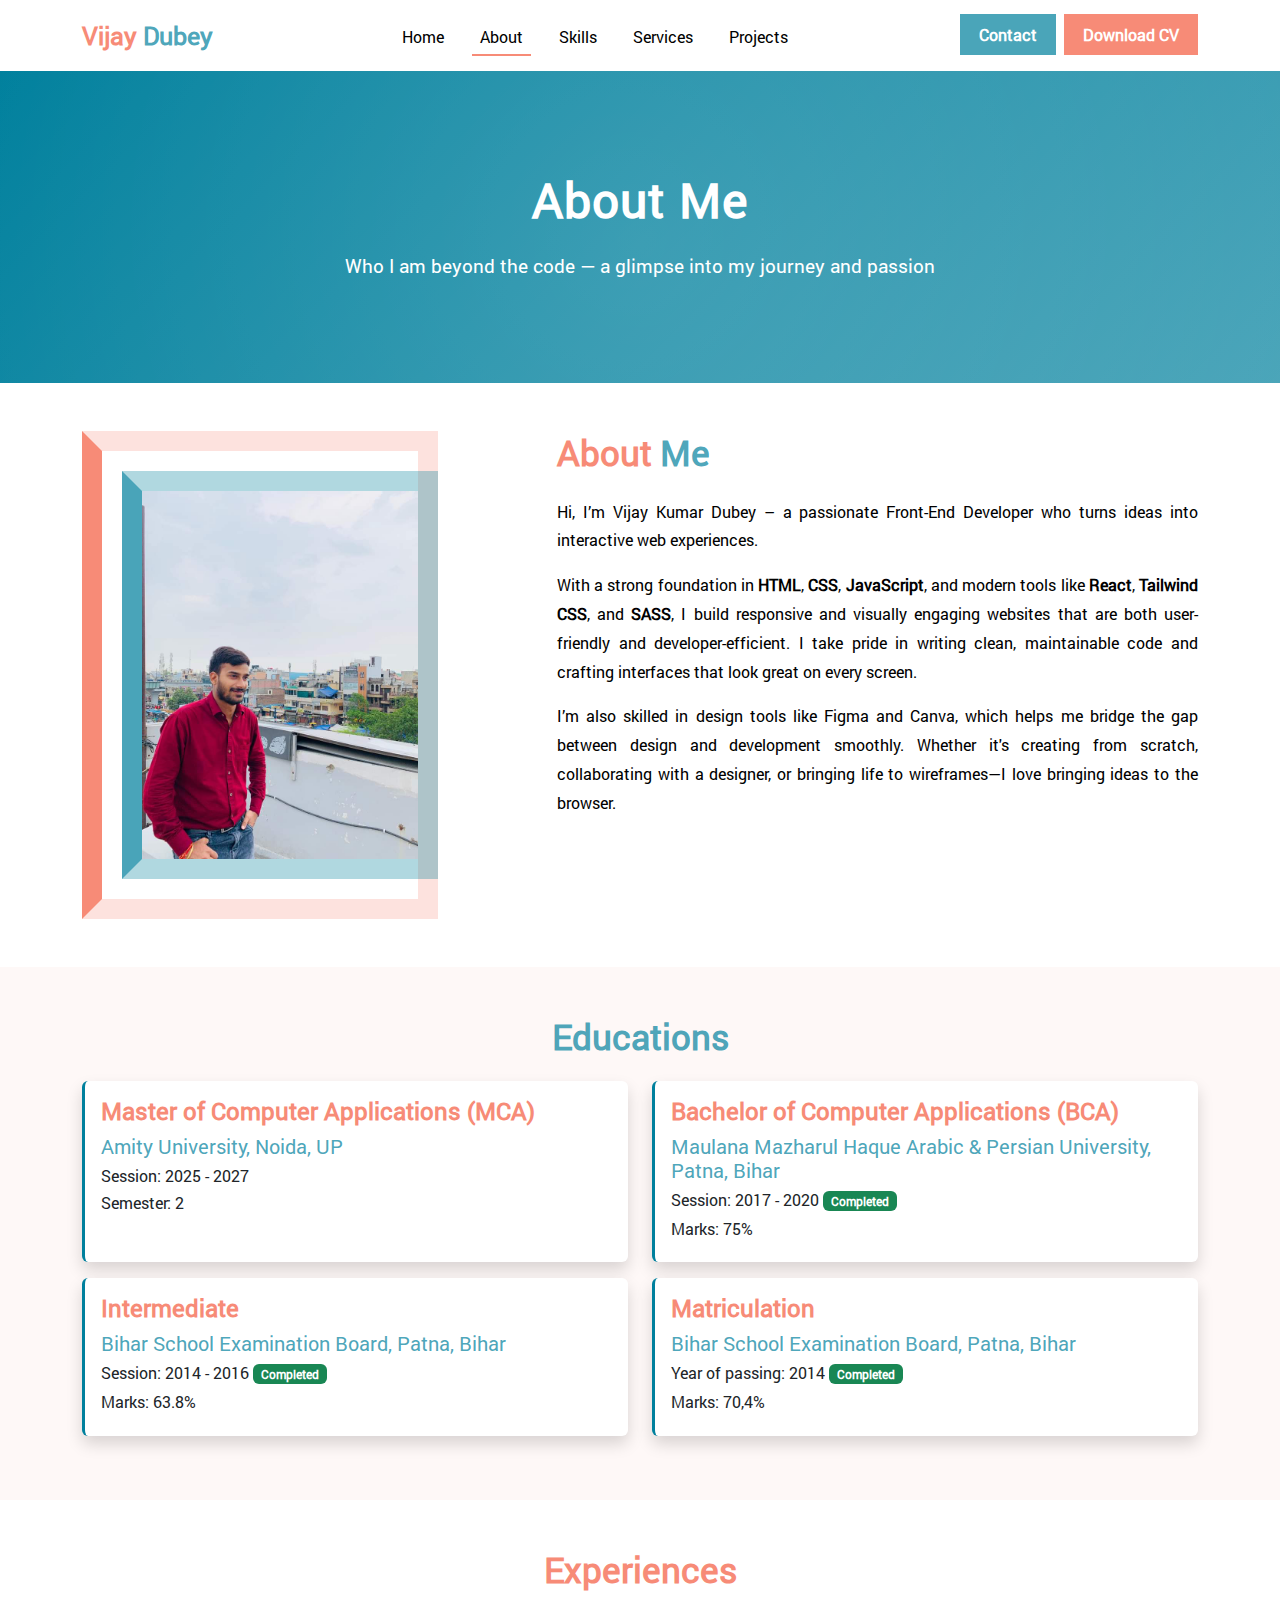
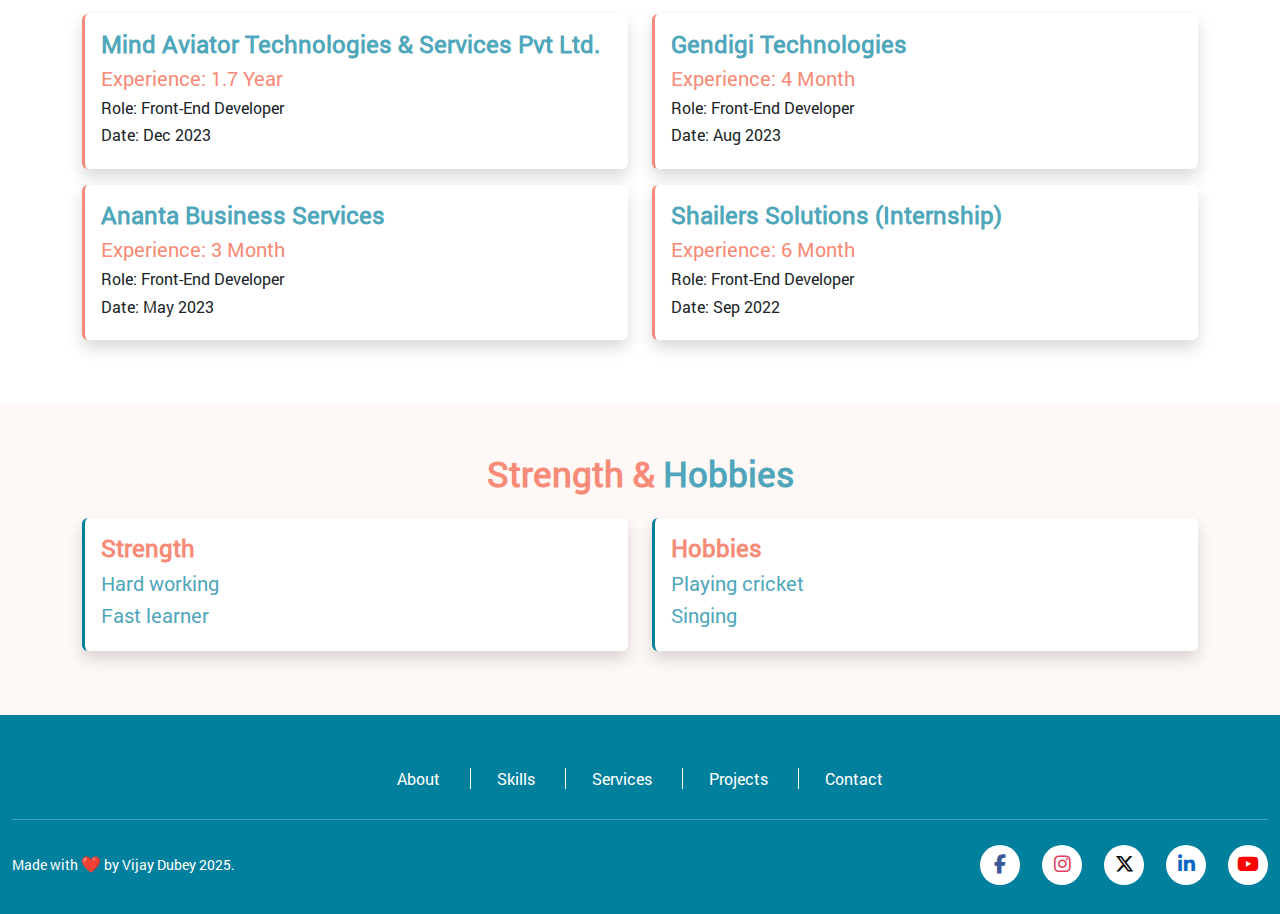
<file: about.html>
<!DOCTYPE html>
<html lang="en">

<head>
    <meta charset="UTF-8">
    <meta name="viewport" content="width=device-width, initial-scale=1.0">
    <title>Vjay Kumar Dubey</title>
    <!-- css links  -->
    <link rel="stylesheet" href="./assets/css/bootstrap.min.css">
    <link rel="stylesheet" href="./assets/css/all.min.css">
    <link rel="stylesheet" href="./assets/css/font&colors.css">
    <link rel="stylesheet" href="./assets/css/common.css">
    <link rel="stylesheet" href="./assets/css/about.css">
    <link rel="shortcut icon" href="./assets/images/favicon/favicon.ico" type="image/x-icon">



</head>

<body>


    <header class="inner-header">
        <nav class="navbar navbar-expand-lg">
            <div class="container">
                <a class="navbar-brand" href="index.html"><span class="text1">Vijay</span> <span class="text2">Dubey</span></a>
                <button class="navbar-toggler" type="button" data-bs-toggle="collapse"
                    data-bs-target="#navbarSupportedContent" aria-controls="navbarSupportedContent"
                    aria-expanded="false" aria-label="Toggle navigation">
                    <i class="fa-solid fa-bars"></i>
                </button>
                <div class="collapse navbar-collapse" id="navbarSupportedContent">
                    <ul class="navbar-nav ms-auto mb-2 mb-lg-0" id="navbar">
                        <li class="nav-item">
                            <a class="nav-link" aria-current="page" href="index.html">Home</a>
                        </li>
                        <li class="nav-item">
                            <a class="nav-link active" href="about.html">About</a>
                        </li>
                        <li class="nav-item">
                            <a class="nav-link" href="skills.html">Skills</a>
                        </li>
                        <li class="nav-item">
                            <a class="nav-link" href="services.html">Services</a>
                        </li>
                        <li class="nav-item">
                            <a class="nav-link" href="projects.html">Projects</a>
                        </li>
                    </ul>
                    <ul class="ms-auto d-flex align-items-center">
                        <li class="me-2">
                            <a href="contact.html" class=" btn-theme-two" title="Contact">contact</a>
                        </li>
                        <li>
                            <a href="./assets/images/vijay-kumar-dubey-cv.pdf" download="Vijay_Kumar_Dubey_CV"
                                class=" btn-theme-one" title="Download CV">Download CV</a>
                        </li>
                    </ul>
                </div>
            </div>
        </nav>
    </header>

    <section class="banner-about">
        <div class="container text-center">
            <h1 class="display-4">About Me</h1>
            <p class="lead">Who I am beyond the code — a glimpse into my journey and passion</p>
        </div>
    </section>

    <section class="about">
        <div class="container ">
            <div class="headings d-lg-none">
                <h2 class="mb-4 text-center"><span class="text1">About</span> <span class="text2">Me</span></h2>
            </div>
            <div class="row">
                <div class="col-md-4 mb-lg-0 mb-4">
                    <div class="images">
                        <img src="./assets/images/vijay2.jpeg" class="img-fluid" alt="vijay">
                    </div>
                </div>
                <div class="col-md-7 offset-md-1">
                    <div class="content">
                        <div class="headings">
                            <h2 class="mb-4 d-lg-block d-none "><span class="text1">About</span> <span
                                    class="text2">Me</span></h2>
                            <p>Hi, I’m Vijay Kumar Dubey – a passionate Front-End Developer who turns ideas into
                                interactive web experiences.</p>
                            <p>With a strong foundation in <strong>HTML</strong>, <strong>CSS</strong>,
                                <strong>JavaScript</strong>, and modern tools like <Strong>React</Strong>,
                                <strong>Tailwind CSS</strong>, and <strong>SASS</strong>, I build responsive and
                                visually engaging websites that are both user-friendly and developer-efficient. I take
                                pride in writing clean, maintainable code and crafting interfaces that look great on
                                every screen.
                            </p>
                            <p>I’m also skilled in design tools like Figma and Canva, which helps me bridge the gap
                                between design and development smoothly. Whether it's creating from scratch,
                                collaborating with a designer, or bringing life to wireframes—I love bringing ideas to
                                the browser.</p>

                        </div>
                    </div>
                </div>
            </div>
        </div>
    </section>


    <section class="education light-primary-bg">
        <div class="container">
            <div class="row">
                <div class="col-md-12 headings mb-3">
                    <h2 class="text2 text-center">Educations</h2>
                </div>
                <div class="col-md-6 mb-3">
                    <div class="card edication-card h-100  shadow border-0">
                        <div class="card-body">
                            <h4>Master of Computer Applications (MCA)</h4>
                            <h5>Amity University, Noida, UP</h5>
                            <h6>Session: 2025 - 2027</h6>
                            <h6>Semester: 2</h6>
                        </div>
                    </div>
                </div>
                <div class="col-md-6 mb-3">
                    <div class="card edication-card h-100  shadow border-0">
                        <div class="card-body">
                            <h4> Bachelor of Computer Applications (BCA)</h4>
                            <h5>Maulana Mazharul Haque Arabic & Persian University, Patna, Bihar</h5>
                            <h6>Session: 2017 - 2020 <span class="badge badge-secondary bg-success">Completed</span>
                            </h6>
                            <h6>Marks: 75%</h6>

                        </div>
                    </div>
                </div>



                <div class="col-md-6 mb-3">
                    <div class="card edication-card h-100  shadow border-0">
                        <div class="card-body">
                            <h4>Intermediate</h4>
                            <h5>Bihar School Examination Board, Patna, Bihar</h5>
                            <h6>Session: 2014 - 2016 <span class="badge badge-secondary bg-success">Completed</span>
                            </h6>
                            <h6>Marks: 63.8%</h6>

                        </div>
                    </div>
                </div>
                <div class="col-md-6 mb-3">
                    <div class="card edication-card h-100  shadow border-0">
                        <div class="card-body">
                            <h4>Matriculation</h4>
                            <h5>Bihar School Examination Board, Patna, Bihar</h5>
                            <h6>Year of passing: 2014 <span class="badge badge-secondary bg-success">Completed</span>
                            </h6>
                            <h6>Marks: 70,4%</h6>
                        </div>
                    </div>
                </div>
            </div>
        </div>
    </section>

    <section class="experience">
        <div class="container">
            <div class="row">
                <div class="col-md-12 mb-3">
                    <div class="headings text-center">
                        <h2 class="text1">Experiences</h2>
                    </div>
                </div>
                <div class="col-md-6 mb-3">
                    <div class="card experience-card h-100  shadow border-0">
                        <div class="card-body">
                            <h4>Mind Aviator Technologies & Services Pvt Ltd.</h4>
                            <h5>Experience: 1.7 Year </h5>
                            <h6>Role: Front-End Developer</h6>
                            <h6>Date: Dec 2023</h6>
                        </div>
                    </div>
                </div>
                <div class="col-md-6 mb-3">
                    <div class="card experience-card h-100  shadow border-0">
                        <div class="card-body">
                            <h4>Gendigi Technologies</h4>
                            <h5>Experience: 4 Month </h5>
                            <h6>Role: Front-End Developer</h6>
                            <h6>Date: Aug 2023</h6>
                        </div>
                    </div>
                </div>



                <div class="col-md-6 mb-3">
                    <div class="card experience-card h-100  shadow border-0">
                        <div class="card-body">
                            <h4>Ananta Business Services</h4>
                            <h5>Experience: 3 Month </h5>
                            <h6>Role: Front-End Developer</h6>
                            <h6>Date: May 2023</h6>
                        </div>
                    </div>
                </div>
                <div class="col-md-6 mb-3">
                    <div class="card experience-card h-100  shadow border-0">
                        <div class="card-body">
                            <h4>Shailers Solutions (Internship)</h4>
                            <h5>Experience: 6 Month </h5>
                            <h6>Role: Front-End Developer</h6>
                            <h6>Date: Sep 2022</h6>
                        </div>
                    </div>
                </div>
            </div>
        </div>
    </section>

    <section class="strength-hobbies light-primary-bg">
        <div class="container">
            <div class="row">
                <div class="col-md-12 mb-3">
                    <div class="headings text-center">
                        <h2><span class="text1">Strength &</span> <span class="text2">Hobbies</span></h2>
                    </div>
                </div>
                <div class="col-md-6 mb-3">
                    <div class="card strength-hobbies-card h-100  shadow border-0">
                        <div class="card-body">
                            <h4>Strength</h4>
                            <h5>Hard working</h5>
                            <h5>Fast learner</h5>
                        </div>
                    </div>
                </div>
                <div class="col-md-6 mb-3">
                    <div class="card strength-hobbies-card h-100  shadow border-0">
                        <div class="card-body">
<h4>Hobbies</h4>
                            <h5>Playing cricket</h5>
                            <h5>Singing</h5>
                        </div>
                    </div>
                </div>

            </div>
        </div>
    </section>

    <footer>
        <div class="container-xxl">
            <div class="row">
                <div class="col-md-12">
                    <div class="footer-top">
                        <ul class="text-white">
                            <li>
                                <a href="about.html">About</a>
                            </li>
                            <li>
                                <a href="skills.html">Skills</a>
                            </li>
                            <li>
                                <a href="services.html">Services</a>
                            </li>
                            <li>
                                <a href="projects.html">Projects</a>
                            </li>
                            <li>
                                <a href="contact.html">Contact</a>
                            </li>

                        </ul>
                    </div>
                </div>
            </div>
        </div>
        <div class="container-xxl">
            <hr class="text-white m-0">
            <div class="copyright_box_container footer-bottom-part text-center">
<div class="copyright_box">
                     Made with <span>❤️</span> by Vijay Dubey 2025.
                </div>
                <div class="footer-links">
                    <ul>
                        <li>
                            <a href="https://www.facebook.com/share/19bpBwsc6D/" target="_blank" class="facebook"><i
                                    class="fa-brands fa-facebook-f"></i></a>
                        </li>
                        <li>
                            <a href="https://www.instagram.com/singer_vijay_dubey?igsh=bmlxdmxzeGFkZm9u" target="_blank"
                                class="instagram"><i class="fa-brands fa-instagram"></i></a>
                        </li>
                        <li>
                            <a href="https://x.com/SingerVijayDub2?t=aGc2beI2KhGb-8BpvVNVTA&s=09" target="_blank"
                                class="twiter"><i class="fa-brands fa-x-twitter"></i></a>
                        </li>
                        <li>
                            <a href="https://www.linkedin.com/in/vijay-dubey-1b600224a?utm_source=share&utm_campaign=share_via&utm_content=profile&utm_medium=android_app"
                                target="_blank" class="linkedin"><i class="fa-brands fa-linkedin-in"></i></a>
                        </li>
                        <li>
                            <a href="https://youtube.com/@vijaydubeyofficial7811?si=cyqiG7p2xVUt9VCA" target="_blank"
                                class="youtube"><i class="fa-brands fa-youtube"></i></a>
                        </li>
                    </ul>
                </div>
            </div>
        </div>
    </footer>

    <!-- js link  -->
    <script src="./assets/js/jquery.min.js"></script>
    <script src="./assets/js/bootstrap.bundle.min.js"></script>


</body>

</html>
</file>
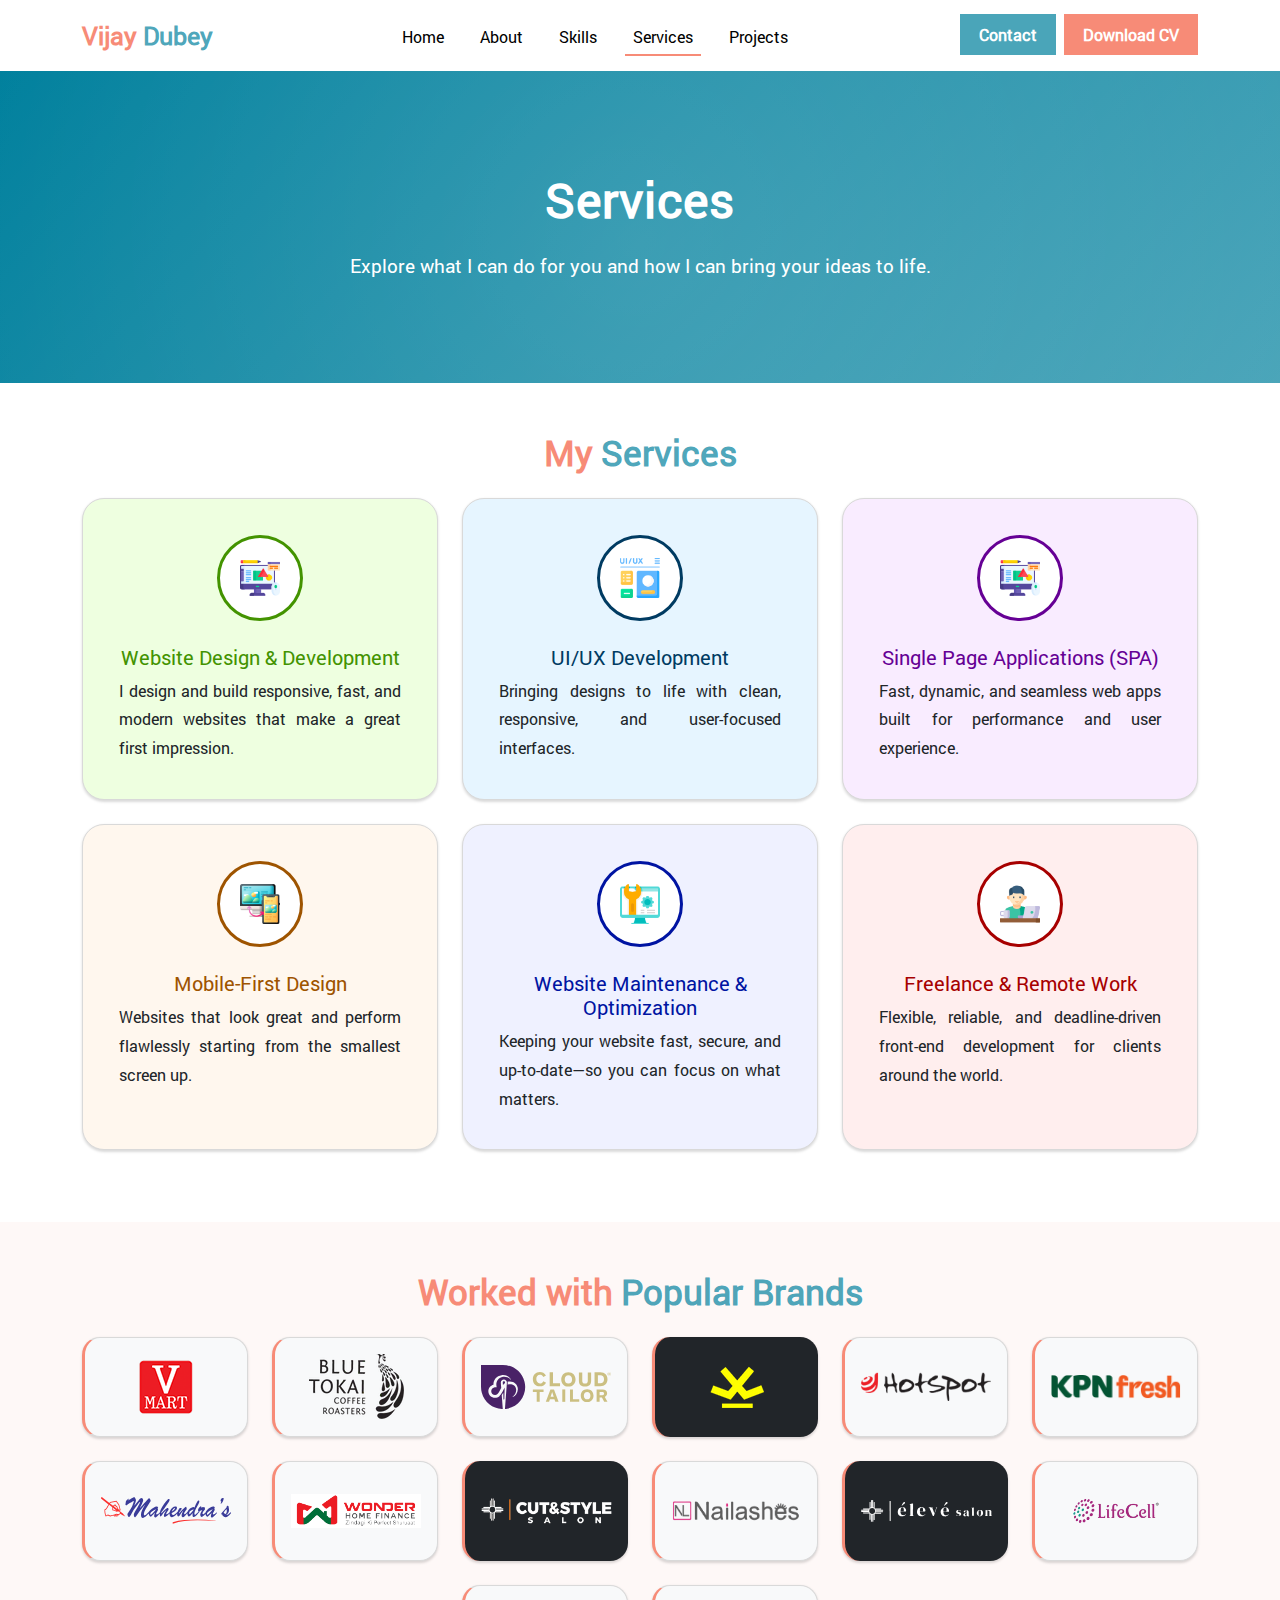
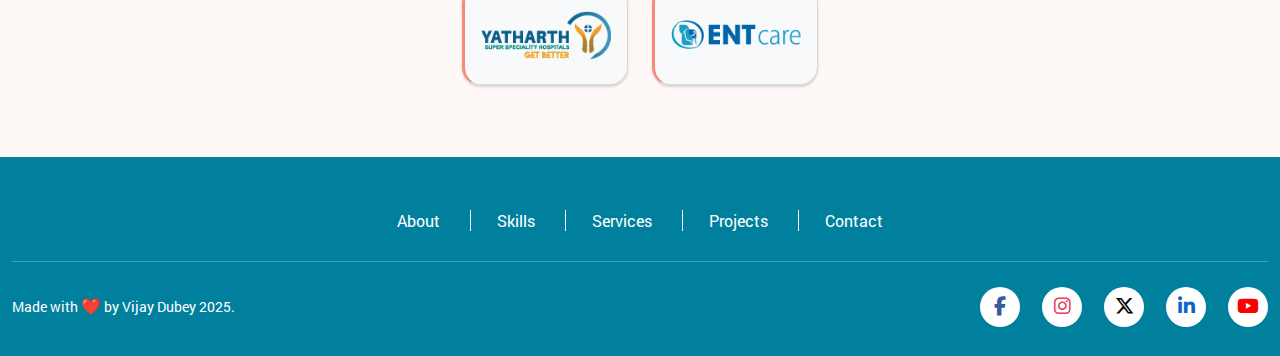
<file: services.html>
<!DOCTYPE html>
<html lang="en">

<head>
    <meta charset="UTF-8">
    <meta name="viewport" content="width=device-width, initial-scale=1.0">
    <title>Vjay Kumar Dubey</title>
    <!-- css links  -->
    <link rel="stylesheet" href="./assets/css/bootstrap.min.css">
    <link rel="stylesheet" href="./assets/css/all.min.css">
    <link rel="stylesheet" href="./assets/css/font&colors.css">
    <link rel="stylesheet" href="./assets/css/common.css">
    <link rel="stylesheet" href="./assets/css/services.css">
    <link rel="shortcut icon" href="./assets/images/favicon/favicon.ico" type="image/x-icon">



</head>

<body>


    <header class="inner-header">
        <nav class="navbar navbar-expand-lg">
            <div class="container">
                <a class="navbar-brand" href="index.html"><span class="text1">Vijay</span> <span class="text2">Dubey</span></a>
                <button class="navbar-toggler" type="button" data-bs-toggle="collapse"
                    data-bs-target="#navbarSupportedContent" aria-controls="navbarSupportedContent"
                    aria-expanded="false" aria-label="Toggle navigation">
          
                    <i class="fa-solid fa-bars"></i>
                </button>
                <div class="collapse navbar-collapse" id="navbarSupportedContent">
                    <ul class="navbar-nav ms-auto mb-2 mb-lg-0" id="navbar">
                        <li class="nav-item">
                            <a class="nav-link" aria-current="page" href="index.html">Home</a>
                        </li>
                        <li class="nav-item">
                            <a class="nav-link" href="about.html">About</a>
                        </li>
                        <li class="nav-item">
                            <a class="nav-link " href="skills.html">Skills</a>
                        </li>
                        <li class="nav-item">
                            <a class="nav-link active" href="services.html">Services</a>
                        </li>
                        <li class="nav-item">
                            <a class="nav-link" href="projects.html">Projects</a>
                        </li>
                    </ul>
                    <ul class="ms-auto d-flex align-items-center">
                        <li class="me-2">
                            <a href="contact.html" class=" btn-theme-two" title="Contact">contact</a>
                        </li>
                        <li>
                            <a href="./assets/images/vijay-kumar-dubey-cv.pdf" download="Vijay_Kumar_Dubey_CV"
                                class=" btn-theme-one" title="Download CV">Download CV</a>
                        </li>
                    </ul>
                </div>
            </div>
        </nav>
    </header>

    <section class="banner-about">
        <div class="container text-center">
            <h1 class="display-4">Services</h1>
            <p class="lead">Explore what I can do for you and how I can bring your ideas to life.</p>
        </div>
    </section>

    <section class="services">
        <div class="container">
            <div class="row justify-content-center">
                <div class="col-md-12">
                    <div class="headings text-center mb-4">
                        <h2><span class="text1">My</span> <span class="text2">Services</span></h2>
                    </div>
                </div>
            </div>
            <div class="row">
                <div class="col-lg-4 col-md-6 mb-4">
                    <div class="card service-card1 service-card h-100">
                        <div class="card-body text-center">
                            <div class="images mb-4">
                                <img src="./assets/images/website-design.png" class="img-fluid" alt="website Design">
                            </div>
                            <h5>Website Design & Development</h5>
                            <p>I design and build responsive, fast, and modern websites that make a great first
                                impression.</p>
                        </div>
                    </div>
                </div>
                <div class="col-lg-4 col-md-6 mb-4">
                    <div class="card service-card2 service-card h-100">
                        <div class="card-body text-center">
                            <div class="images mb-4">
                                <img src="./assets/images/ui-ux.png" class="img-fluid" alt="UI/UX">
                            </div>
                            <h5>UI/UX Development</h5>
                            <p>Bringing designs to life with clean, responsive, and user-focused interfaces.</p>
                        </div>
                    </div>
                </div>
                <div class="col-lg-4 col-md-6 mb-4">
                    <div class="card service-card3 service-card h-100">
                        <div class="card-body text-center">
                            <div class="images mb-4">
                                <img src="./assets/images/website-design.png" class="img-fluid" alt="SPA">
                            </div>
                            <h5>Single Page Applications (SPA)</h5>
                            <p>Fast, dynamic, and seamless web apps built for performance and user experience.</p>
                        </div>
                    </div>
                </div>
                <div class="col-lg-4 col-md-6 mb-4">
                    <div class="card service-card4 service-card h-100">
                        <div class="card-body text-center">
                            <div class="images mb-4">
                                <img src="./assets/images/mobile-first-design.png" class="img-fluid" alt="Mobile-First Design">
                            </div>
                            <h5>Mobile-First Design</h5>
                            <p>Websites that look great and perform flawlessly starting from the smallest screen up.</p>
                        </div>
                    </div>
                </div>
                <div class="col-lg-4 col-md-6 mb-4">
                    <div class="card service-card5 service-card h-100">
                        <div class="card-body text-center">
                            <div class="images mb-4">
                                <img src="./assets/images/maintenance.png" class="img-fluid" alt="Website Maintenance ">
                            </div>
                            <h5>Website Maintenance & Optimization</h5>
                            <p>Keeping your website fast, secure, and up-to-date—so you can focus on what matters.</p>
                        </div>
                    </div>
                </div>
                <div class="col-lg-4 col-md-6 mb-4">
                    <div class="card service-card6 service-card h-100">
                        <div class="card-body text-center">
                            <div class="images mb-4">
                                <img src="./assets/images/freelancer.png" class="img-fluid" alt="Freelance">
                            </div>
                            <h5>Freelance & Remote Work</h5>
                            <p>Flexible, reliable, and deadline-driven front-end development for clients around the
                                world.</p>
                        </div>
                    </div>
                </div>
            </div>
        </div>
    </section>


    <section class="brands light-primary-bg">
        <div class="container">
            <div class="row">
                <div class="col-md-12">
                    <div class="headings text-center">
                        <h2 class="mb-4"><span class="text1">Worked with</span> <span class="text2">Popular
                                Brands</span></h2>
                    </div>
                </div>
            </div>
            <div class="row justify-content-center">
                <div class="col-lg-2 col-md-3 col-sm-4 col-6 mb-4">
                    <div class="card brand-card bg-light h-100">
                        <div class="card-body">
                            <img src="./assets/images/vmart-logo.png" class="img-fluid d-block m-auto" alt="vmart">
                        </div>
                    </div>
                </div>
                <div class="col-lg-2 col-md-3 col-sm-4 col-6 mb-4">
                    <div class="card brand-card bg-light h-100">
                        <div class="card-body">
                            <img src="./assets/images/bluetokai-logo.webp" class="img-fluid d-block m-auto" alt="bluetokai">
                        </div>
                    </div>
                </div>

                <div class="col-lg-2 col-md-3 col-sm-4 col-6 mb-4">
                    <div class="card brand-card bg-light h-100">
                        <div class="card-body">
                            <img src="./assets/images/ct-h-logo.svg" class="img-fluid d-block m-auto" alt="cloudtailor">
                        </div>
                    </div>
                </div>
                <div class="col-lg-2 col-md-3 col-sm-4 col-6 mb-4">
                    <div class="card brand-card bg-dark border-0 h-100">
                        <div class="card-body">
                            <img src="./assets/images/wrognlogo.png" class="img-fluid d-block m-auto" alt="wrong">
                        </div>
                    </div>
                </div>
                <div class="col-lg-2 col-md-3 col-sm-4 col-6 mb-4">
                    <div class="card brand-card bg-light h-100">
                        <div class="card-body">
                            <img src="./assets/images/hotspot-logo.png" class="img-fluid d-block m-auto" alt="hotspot">
                        </div>
                    </div>
                </div>
                <div class="col-lg-2 col-md-3 col-sm-4 col-6 mb-4">
                    <div class="card brand-card bg-light h-100">
                        <div class="card-body">
                            <img src="./assets/images/kpnfresh-logo.png" class="img-fluid d-block m-auto" alt="kpnfresh">
                        </div>
                    </div>
                </div>
                <div class="col-lg-2 col-md-3 col-sm-4 col-6 mb-4">
                    <div class="card brand-card bg-light h-100">
                        <div class="card-body">
                            <img src="./assets/images/mahendras-logo.svg" class="img-fluid d-block m-auto" alt="mahendras">
                        </div>
                    </div>
                </div>
                <div class="col-lg-2 col-md-3 col-sm-4 col-6 mb-4">
                    <div class="card brand-card bg-light h-100">
                        <div class="card-body">
                            <img src="./assets/images/wonderhfl.svg" class="img-fluid d-block m-auto" alt="wonderhomes">
                        </div>
                    </div>
                </div>
                <div class="col-lg-2 col-md-3 col-sm-4 col-6 mb-4">
                    <div class="card brand-card bg-dark border-0 h-100">
                        <div class="card-body">
                            <img src="./assets/images/cutnstyle-logo.png" class="img-fluid d-block m-auto" alt="cutnstyle">
                        </div>
                    </div>
                </div>
                <div class="col-lg-2 col-md-3 col-sm-4 col-6 mb-4">
                    <div class="card brand-card bg-light h-100">
                        <div class="card-body">
                            <img src="./assets/images/nailashes-logo.png" class="img-fluid d-block m-auto" alt="nailashes">
                        </div>
                    </div>
                </div>
                <div class="col-lg-2 col-md-3 col-sm-4 col-6 mb-4">
                    <div class="card brand-card bg-dark border-0 h-100">
                        <div class="card-body">
                            <img src="./assets/images/Eleve-logo.svg" class="img-fluid d-block m-auto" alt="eleve salon">
                        </div>
                    </div>
                </div>
                <div class="col-lg-2 col-md-3 col-sm-4 col-6 mb-4">
                    <div class="card brand-card bg-light h-100">
                        <div class="card-body">
                            <img src="./assets/images/lifecell_logo.webp" class="img-fluid d-block m-auto" alt="lifecell">
                        </div>
                    </div>
                </div>
                <div class="col-lg-2 col-md-3 col-sm-4 col-6 mb-4">
                    <div class="card brand-card bg-light h-100">
                        <div class="card-body">
                            <img src="./assets/images/yatharth-logo.png" class="img-fluid" alt="yatharth">
                        </div>
                    </div>
                </div>
                <div class="col-lg-2 col-md-3 col-sm-4 col-6 mb-4">
                    <div class="card brand-card bg-light h-100">
                        <div class="card-body">
                            <img src="./assets/images/ent-care-dark.png" class="img-fluid d-block m-auto" alt="entcare">
                        </div>
                    </div>
                </div>
            </div>
        </div>
    </section>

    

    <footer>
        <div class="container-xxl">
            <div class="row">
                <div class="col-md-12">
                    <div class="footer-top">
                        <ul class="text-white">
                            <li>
                                <a href="about.html">About</a>
                            </li>
                            <li>
                                <a href="skills.html">Skills</a>
                            </li>
                            <li>
                                <a href="services.html">Services</a>
                            </li>
                            <li>
                                <a href="projects.html">Projects</a>
                            </li>
                            <li>
                                <a href="contact.html">Contact</a>
                            </li>

                        </ul>
                    </div>
                </div>
            </div>
        </div>
        <div class="container-xxl">
            <hr class="text-white m-0">
            <div class="copyright_box_container footer-bottom-part text-center">
<div class="copyright_box">
                     Made with <span>❤️</span> by Vijay Dubey 2025.
                </div>
                <div class="footer-links">
                    <ul>
                        <li>
                            <a href="https://www.facebook.com/share/19bpBwsc6D/" target="_blank" class="facebook"><i
                                    class="fa-brands fa-facebook-f"></i></a>
                        </li>
                        <li>
                            <a href="https://www.instagram.com/singer_vijay_dubey?igsh=bmlxdmxzeGFkZm9u" target="_blank"
                                class="instagram"><i class="fa-brands fa-instagram"></i></a>
                        </li>
                        <li>
                            <a href="https://x.com/SingerVijayDub2?t=aGc2beI2KhGb-8BpvVNVTA&s=09" target="_blank"
                                class="twiter"><i class="fa-brands fa-x-twitter"></i></a>
                        </li>
                        <li>
                            <a href="https://www.linkedin.com/in/vijay-dubey-1b600224a?utm_source=share&utm_campaign=share_via&utm_content=profile&utm_medium=android_app"
                                target="_blank" class="linkedin"><i class="fa-brands fa-linkedin-in"></i></a>
                        </li>
                        <li>
                            <a href="https://youtube.com/@vijaydubeyofficial7811?si=cyqiG7p2xVUt9VCA" target="_blank"
                                class="youtube"><i class="fa-brands fa-youtube"></i></a>
                        </li>
                    </ul>
                </div>
            </div>
        </div>
    </footer>

    <!-- js link  -->
    <script src="./assets/js/jquery.min.js"></script>
    <script src="./assets/js/bootstrap.bundle.min.js"></script>
<script src='https://www.noupe.com/embed/019a9bd696ce70eda605bd17b4c70e2c22f1.js'></script>

</body>

</html>
</file>
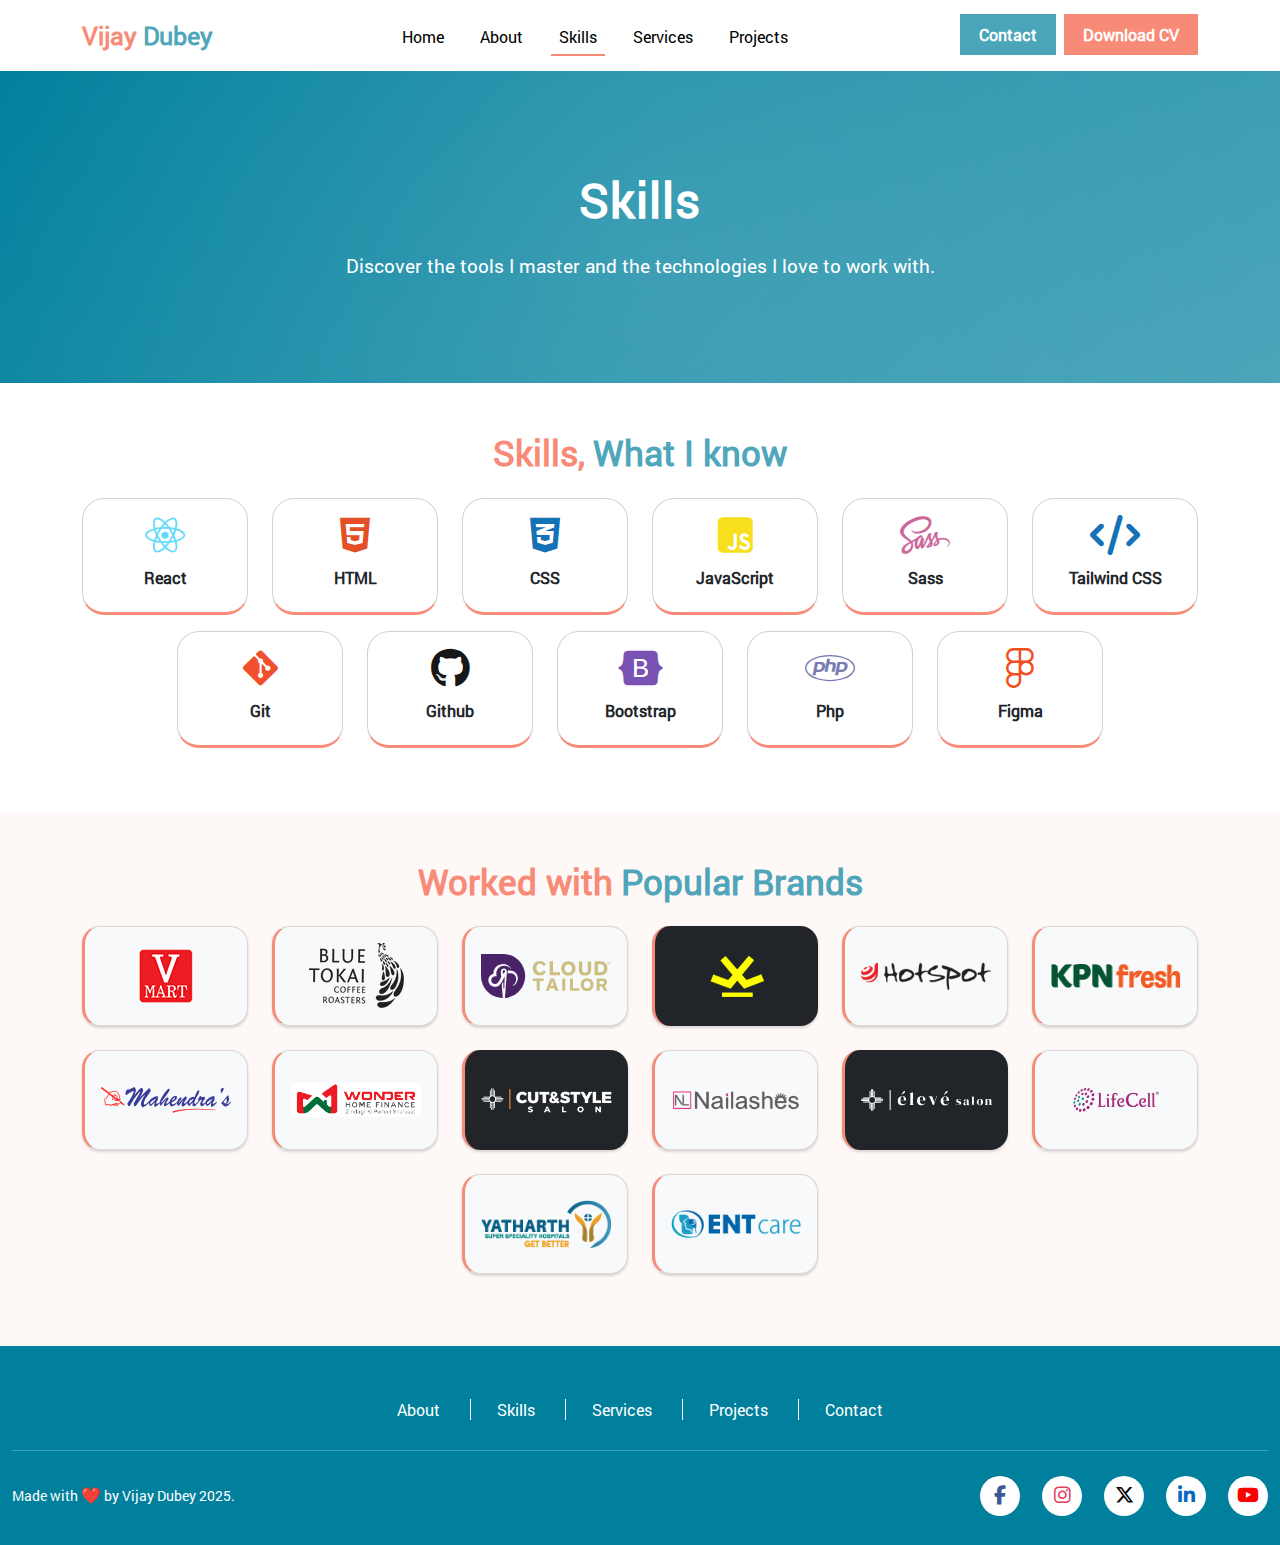
<file: skills.html>
<!DOCTYPE html>
<html lang="en">

<head>
    <meta charset="UTF-8">
    <meta name="viewport" content="width=device-width, initial-scale=1.0">
    <title>Vjay Kumar Dubey</title>
    <!-- css links  -->
    <link rel="stylesheet" href="./assets/css/bootstrap.min.css">
    <link rel="stylesheet" href="./assets/css/all.min.css">
    <link rel="stylesheet" href="./assets/css/font&colors.css">
    <link rel="stylesheet" href="./assets/css/common.css">
    <link rel="stylesheet" href="./assets/css/skills.css">
    <link rel="shortcut icon" href="./assets/images/favicon/favicon.ico" type="image/x-icon">
</head>

<body>


    <header class="inner-header">
        <nav class="navbar navbar-expand-lg">
            <div class="container">
                <a class="navbar-brand" href="index.html"><span class="text1">Vijay</span> <span class="text2">Dubey</span></a>
                <button class="navbar-toggler" type="button" data-bs-toggle="collapse"
                    data-bs-target="#navbarSupportedContent" aria-controls="navbarSupportedContent"
                    aria-expanded="false" aria-label="Toggle navigation">
                    <!-- <span class="navbar-toggler-icon"></span> -->
                    <i class="fa-solid fa-bars"></i>
                </button>
                <div class="collapse navbar-collapse" id="navbarSupportedContent">
                    <ul class="navbar-nav ms-auto mb-2 mb-lg-0" id="navbar">
                        <li class="nav-item">
                            <a class="nav-link" aria-current="page" href="index.html">Home</a>
                        </li>
                        <li class="nav-item">
                            <a class="nav-link" href="about.html">About</a>
                        </li>
                        <li class="nav-item">
                            <a class="nav-link active" href="skills.html">Skills</a>
                        </li>
                        <li class="nav-item">
                            <a class="nav-link" href="services.html">Services</a>
                        </li>
                        <li class="nav-item">
                            <a class="nav-link" href="projects.html">Projects</a>
                        </li>
                        <!-- <li class="nav-item">
                            <a class="nav-link" href="#">Contact</a>
                        </li> -->
                    </ul>
                    <ul class="ms-auto d-flex align-items-center">
                        <li class="me-2">
                            <a href="contact.html" class=" btn-theme-two" title="Contact">contact</a>
                        </li>
                        <li>
                            <a href="./assets/images/vijay-kumar-dubey-cv.pdf" download="Vijay_Kumar_Dubey_CV"
                                class=" btn-theme-one" title="Download CV">Download CV</a>
                        </li>
                        <!-- <li class="ms-3">
                            <a href="#!" id="themeToggle" title="Dark Mode">
                                <i id="themeIcon" class="fa-solid fa-moon text-secondary toggle-icon"></i>
                            </a>
                        </li> -->
                    </ul>
                </div>
            </div>
        </nav>
    </header>

    <section class="banner-about">
        <div class="container text-center">
            <h1 class="display-4">Skills</h1>
            <p class="lead">Discover the tools I master and the technologies I love to work with.</p>
        </div>
    </section>

<section class="skills">
        <div class="container">
            <div class="row">
                <div class="col-md-12">
                    <div class="headings text-center">
                        <h2 class="mb-4"><span class="text1">Skills,</span> <span class="text2">What I know</span></h2>
                    </div>
                </div>
            </div>
            <div class="row justify-content-center">
                <div class="col-lg-2 col-md-3 col-sm-4 col-6 mb-3">
                    <div class="card skill-card h-100">
                        <div class="card-body">
                            <div class="icons">
                                <i class="fa-brands fa-react react"></i>
                            </div>
                            <div class="content">
                                <h6>React</h6>
                            </div>
                        </div>
                    </div>
                </div>
                <div class="col-lg-2 col-md-3 col-sm-4 col-6 mb-3">
                    <div class="card skill-card h-100">
                        <div class="card-body">
                            <div class="icons">
                                <i class="fa-brands fa-html5 html"></i>
                            </div>
                            <div class="content">
                                <h6>HTML</h6>
                            </div>
                        </div>
                    </div>
                </div>
                <div class="col-lg-2 col-md-3 col-sm-4 col-6 mb-3">
                    <div class="card skill-card h-100">
                        <div class="card-body">
                            <div class="icons">
                                <i class="fa-brands fa-css3-alt css"></i>
                            </div>
                            <div class="content">
                                <h6>CSS</h6>
                            </div>
                        </div>
                    </div>
                </div>
                <div class="col-lg-2 col-md-3 col-sm-4 col-6 mb-3">
                    <div class="card skill-card h-100">
                        <div class="card-body">
                            <div class="icons">
                                <i class="fa-brands fa-square-js js"></i>
                            </div>
                            <div class="content">
                                <h6>JavaScript</h6>
                            </div>
                        </div>
                    </div>
                </div>
                <div class="col-lg-2 col-md-3 col-sm-4 col-6 mb-3">
                    <div class="card skill-card h-100">
                        <div class="card-body">
                            <div class="icons">
                                <i class="fa-brands fa-sass sass"></i>
                            </div>
                            <div class="content">
                                <h6>Sass</h6>
                            </div>
                        </div>
                    </div>
                </div>
                <div class="col-lg-2 col-md-3 col-sm-4 col-6 mb-3">
                    <div class="card skill-card h-100">
                        <div class="card-body">
                            <div class="icons">
                                <i class="fa-solid fa-code css"></i>
                            </div>
                            <div class="content">
                                <h6>Tailwind CSS</h6>
                            </div>
                        </div>
                    </div>
                </div>

                <div class="col-lg-2 col-md-3 col-sm-4 col-6 mb-3">
                    <div class="card skill-card h-100">
                        <div class="card-body">
                            <div class="icons">
                                <i class="fa-brands fa-git-alt git"></i>
                            </div>
                            <div class="content">
                                <h6>Git</h6>
                            </div>
                        </div>
                    </div>
                </div>
                <div class="col-lg-2 col-md-3 col-sm-4 col-6 mb-3">
                    <div class="card skill-card h-100">
                        <div class="card-body">
                            <div class="icons">
                                <i class="fa-brands fa-github github"></i>
                            </div>
                            <div class="content">
                                <h6>Github</h6>
                            </div>
                        </div>
                    </div>
                </div>
                <div class="col-lg-2 col-md-3 col-sm-4 col-6 mb-3">
                    <div class="card skill-card h-100">
                        <div class="card-body">
                            <div class="icons">
                                <i class="fa-brands fa-bootstrap bootstrap"></i>
                            </div>
                            <div class="content">
                                <h6>Bootstrap</h6>
                            </div>
                        </div>
                    </div>
                </div>
                <div class="col-lg-2 col-md-3 col-sm-4 col-6 mb-3">
                    <div class="card skill-card h-100">
                        <div class="card-body">
                            <div class="icons">
                                <i class="fa-brands fa-php php"></i>
                            </div>
                            <div class="content">
                                <h6>Php</h6>
                            </div>
                        </div>
                    </div>
                </div>
                <div class="col-lg-2 col-md-3 col-sm-4 col-6 mb-3">
                    <div class="card skill-card h-100">
                        <div class="card-body">
                            <div class="icons">
                                <i class="fa-brands fa-figma figma"></i>
                            </div>
                            <div class="content">
                                <h6>Figma</h6>
                            </div>
                        </div>
                    </div>
                </div>

            </div>
        </div>
    </section>


            <section class="brands light-primary-bg">
        <div class="container">
            <div class="row">
                <div class="col-md-12">
                    <div class="headings text-center">
                        <h2 class="mb-4"><span class="text1">Worked with</span> <span class="text2">Popular
                                Brands</span></h2>
                    </div>
                </div>
            </div>
            <div class="row justify-content-center">
                <div class="col-lg-2 col-md-3 col-sm-4 col-6 mb-4">
                    <div class="card brand-card bg-light h-100">
                        <div class="card-body">
                            <img src="./assets/images/vmart-logo.png" class="img-fluid d-block m-auto" alt="vmart">
                        </div>
                    </div>
                </div>
                <div class="col-lg-2 col-md-3 col-sm-4 col-6 mb-4">
                    <div class="card brand-card bg-light h-100">
                        <div class="card-body">
                            <img src="./assets/images/bluetokai-logo.webp" class="img-fluid d-block m-auto" alt="bluetokai">
                        </div>
                    </div>
                </div>

                <div class="col-lg-2 col-md-3 col-sm-4 col-6 mb-4">
                    <div class="card brand-card bg-light h-100">
                        <div class="card-body">
                            <img src="./assets/images/ct-h-logo.svg" class="img-fluid d-block m-auto" alt="cloudtailor">
                        </div>
                    </div>
                </div>
                <div class="col-lg-2 col-md-3 col-sm-4 col-6 mb-4">
                    <div class="card brand-card bg-dark border-0 h-100">
                        <div class="card-body">
                            <img src="./assets/images/wrognlogo.png" class="img-fluid d-block m-auto" alt="wrong">
                        </div>
                    </div>
                </div>
                <div class="col-lg-2 col-md-3 col-sm-4 col-6 mb-4">
                    <div class="card brand-card bg-light h-100">
                        <div class="card-body">
                            <img src="./assets/images/hotspot-logo.png" class="img-fluid d-block m-auto" alt="hotspot">
                        </div>
                    </div>
                </div>
                <div class="col-lg-2 col-md-3 col-sm-4 col-6 mb-4">
                    <div class="card brand-card bg-light h-100">
                        <div class="card-body">
                            <img src="./assets/images/kpnfresh-logo.png" class="img-fluid d-block m-auto" alt="kpnfresh">
                        </div>
                    </div>
                </div>
                <div class="col-lg-2 col-md-3 col-sm-4 col-6 mb-4">
                    <div class="card brand-card bg-light h-100">
                        <div class="card-body">
                            <img src="./assets/images/mahendras-logo.svg" class="img-fluid d-block m-auto" alt="mahendras">
                        </div>
                    </div>
                </div>
                <div class="col-lg-2 col-md-3 col-sm-4 col-6 mb-4">
                    <div class="card brand-card bg-light h-100">
                        <div class="card-body">
                            <img src="./assets/images/wonderhfl.svg" class="img-fluid d-block m-auto" alt="wonderhomes">
                        </div>
                    </div>
                </div>
                <div class="col-lg-2 col-md-3 col-sm-4 col-6 mb-4">
                    <div class="card brand-card bg-dark border-0 h-100">
                        <div class="card-body">
                            <img src="./assets/images/cutnstyle-logo.png" class="img-fluid d-block m-auto" alt="cutnstyle">
                        </div>
                    </div>
                </div>
                <div class="col-lg-2 col-md-3 col-sm-4 col-6 mb-4">
                    <div class="card brand-card bg-light h-100">
                        <div class="card-body">
                            <img src="./assets/images/nailashes-logo.png" class="img-fluid d-block m-auto" alt="nailashes">
                        </div>
                    </div>
                </div>
                <div class="col-lg-2 col-md-3 col-sm-4 col-6 mb-4">
                    <div class="card brand-card bg-dark border-0 h-100">
                        <div class="card-body">
                            <img src="./assets/images/Eleve-logo.svg" class="img-fluid d-block m-auto" alt="eleve salon">
                        </div>
                    </div>
                </div>
                <div class="col-lg-2 col-md-3 col-sm-4 col-6 mb-4">
                    <div class="card brand-card bg-light h-100">
                        <div class="card-body">
                            <img src="./assets/images/lifecell_logo.webp" class="img-fluid d-block m-auto" alt="lifecell">
                        </div>
                    </div>
                </div>
                <div class="col-lg-2 col-md-3 col-sm-4 col-6 mb-4">
                    <div class="card brand-card bg-light h-100">
                        <div class="card-body">
                            <img src="./assets/images/yatharth-logo.png" class="img-fluid" alt="yatharth">
                        </div>
                    </div>
                </div>
                <div class="col-lg-2 col-md-3 col-sm-4 col-6 mb-4">
                    <div class="card brand-card bg-light h-100">
                        <div class="card-body">
                            <img src="./assets/images/ent-care-dark.png" class="img-fluid d-block m-auto" alt="entcare">
                        </div>
                    </div>
                </div>
            </div>
        </div>
    </section>

    

    <footer>
        <div class="container-xxl">
            <div class="row">
                <div class="col-md-12">
                    <div class="footer-top">
                        <ul class="text-white">
                            <li>
                                <a href="about.html">About</a>
                            </li>
                            <li>
                                <a href="skills.html">Skills</a>
                            </li>
                            <li>
                                <a href="services.html">Services</a>
                            </li>
                            <li>
                                <a href="projects.html">Projects</a>
                            </li>
                            <li>
                                <a href="contact.html">Contact</a>
                            </li>

                        </ul>
                    </div>
                </div>
            </div>
        </div>
        <div class="container-xxl">
            <hr class="text-white m-0">
            <div class="copyright_box_container footer-bottom-part text-center">
<div class="copyright_box">
                    
                     Made with <span>❤️</span> by Vijay Dubey 2025.
                </div>
                <div class="footer-links">
                    <ul>
                        <li>
                            <a href="https://www.facebook.com/share/19bpBwsc6D/" target="_blank" class="facebook"><i
                                    class="fa-brands fa-facebook-f"></i></a>
                        </li>
                        <li>
                            <a href="https://www.instagram.com/singer_vijay_dubey?igsh=bmlxdmxzeGFkZm9u" target="_blank"
                                class="instagram"><i class="fa-brands fa-instagram"></i></a>
                        </li>
                        <li>
                            <a href="https://x.com/SingerVijayDub2?t=aGc2beI2KhGb-8BpvVNVTA&s=09" target="_blank"
                                class="twiter"><i class="fa-brands fa-x-twitter"></i></a>
                        </li>
                        <li>
                            <a href="https://www.linkedin.com/in/vijay-dubey-1b600224a?utm_source=share&utm_campaign=share_via&utm_content=profile&utm_medium=android_app"
                                target="_blank" class="linkedin"><i class="fa-brands fa-linkedin-in"></i></a>
                        </li>
                        <li>
                            <a href="https://youtube.com/@vijaydubeyofficial7811?si=cyqiG7p2xVUt9VCA" target="_blank"
                                class="youtube"><i class="fa-brands fa-youtube"></i></a>
                        </li>
                    </ul>
                </div>
            </div>
        </div>
    </footer>

    <!-- js link  -->
    <script src="./assets/js/jquery.min.js"></script>
    <script src="./assets/js/bootstrap.bundle.min.js"></script>
    


</body>

</html>
</file>
<file: assets/css/font&colors.css>
body{
  font-family: var(--primary-font);
  /* font-family: var(--secondary-font); */

}

/* colors */

:root {
  --themeprimaryclr: #f78b77;
  --dark-primary:#00809d;
  --themesecondaryclr: #00809db5;
  --plainclr: #fff;
  --darkclr: #000;
  --themehoverclr: #ffed3b;
  --bs-table-color: #cdcdcd;
  --header-bg:#435050;
  --text-color:#696969;
  --card1-color:#439300;
  --card2-color:#003B62;
  --card3-color:#660095;
  --card4-color:#9E5400;
  --card5-color:#0014A2;
  --card6-color:#A70000;
  --card7-color:#007474;
  --card8-color:#FB302E;
  --card9-color:#E8A000;
  --card10-color:#483C92;
  --card11-color:#528BC9;
  --table-color1:#00AC06;
  --table-color2:#F43D3E;
  --disable-btn-clr:#DEDEDE;
  --color1:#555555;
  --color2:#D9D9D9;
  --color3:#444444;
  --color4:#059005;
  --color5:#00000099;
  
  
  /* --stars-color:#fbd34e; */
  --stars-color:#FABB05;
  --open-now-color:#00AE14;

  --text-color:#7B7B7B;
  --text-color1:#777777;
  --text-color2:#c9c9c9;
  --text-color3:#717171;
  --text-color4:#373737;
  --text-color5:#8D8D8D;
  --text-color6:#333333;
  --text-color7:#7C7C7C;
  --text-color8:#00000080;
  --text-color9:#000000CC;
  --text-color10:#00000066;
  --text-color11:#00A651;
  --text-color12:#EE3131;
  --text-color13:#387ABE;
  --text-color14:#223142;
  

/* bg color  */
  --light-bg:#f1f1f1;
  --light-primary-bg:#E6F5FF;
  --dark-shadow:#D9D9D9;
  --card1-bg:#EEFFE0;
  --card2-bg:#E6F5FF;
  --card3-bg:#F9ECFF;
  --card4-bg:#FFF7EE;
  --card5-bg:#EFF1FF;
  --card6-bg:#FFEEEE;
  --card7-bg:#E3FFFF;
  --card8-bg:#F6DFDF;
  --card9-bg:#FFEFCA;
  --card10-bg:#DFF6F6;
  --card11-bg:#EDDFF6;
  --card12-bg:#F6DFE0;
  --card13-bg:#DFF6EE;
  --bg-color1:#F9F9F9;
  --bg-color2:#EADEFF;
  --bg-color3:#FFFCB0;
  --bg-color4:#DBFFD8;
  --bg-color5:#FFD9DB;
  --bg-color6:#FFEFD7;
  --bg-color7:#DBFFDD;
  --bg-color8:#E5FFE6;
  --bg-color9:#FFEEC2;
  --bg-color10:#BAFFFF;
  --bg-color11:#F3F3F3;
  --bg-color12:#FBFBFB;
  --bg-color13:#EDFEFF;
  --bg-color14:#FFE1E0;
  --bg-color15:#f8d7da;
  --bg-color16:#F7FFF6;
  --bg-color17:#daffe8;
  --bg-color18:#f2f2f2cc;
  --bg-color19:#e5f9ff;
  --bg-color20:#ECF7FF;
  --bg-color21:#ffdada;
  --bg-color22:#ddd;
  --bg-color23:#FFECEC;
  --bg-color24:#f0f8ff;

  --table-bg-clr:#FFF2F2;
  
  
  
  --gray-bg1:#EEEEEE;
  --footer-bg:#372B6F;
  --tab1-bg:#FFEDD8;
  --tab2-bg:#E8FFEC;
  --circle1-bg:#FFFFFF1F;
  --circle2-bg:#FFF9F921;
  --bread-bg:#F6F6F6;
  --light-pink-bg:#FFE5E5;
  --table-border1:#D2D2D2;


  

  /* border  */
  --gray-border:gray;
  --border-color2:#D9D9D9;
  --border-color3:#0000001A;
  --border-color4:#00000010;
  --border-color5:#00000033;
  --border-color6:#ABABAB;
  --border-color7:#EBEBEB;
  --border-color8:#0000000D;
  --border-color9:#ccc;

  /* shadow */
  --shadow1:#00000040;
  --shadow2:#DBDBDB40;

  /* bottom btn color  */
  --bottom-btn-bg1:#201169;
  --bottom-btn-bg2:#e20200;

  /* font  */
  --primary-font:'Roboto Regular';
  --secondary-font:'Barlow Semi Condensed Regular';
}


/* font family  */

@font-face {
  font-family: 'Plus Jakarta Sans Regular';
  font-style: normal;
  font-weight: normal;
  src: local('Plus Jakarta Sans Regular'), url('../font/PlusJakartaSans[wght].woff') format('woff');
  }
  

  @font-face {
  font-family: 'Plus Jakarta Sans Italic';
  font-style: normal;
  font-weight: normal;
  src: local('Plus Jakarta Sans Italic'), url('../font/PlusJakartaSans-Italic[wght].woff') format('woff');
  }

  /* monserate font  */
      @font-face {
    font-family: 'Montserrat Regular';
    font-style: normal;
    font-weight: normal;
    src: local('Montserrat Regular'), url('../font/Montserrat-Regular.woff') format('woff');
    }
    

    @font-face {
    font-family: 'Montserrat Italic';
    font-style: normal;
    font-weight: normal;
    src: local('Montserrat Italic'), url('../font/Montserrat-Italic.woff') format('woff');
    }
    

    @font-face {
    font-family: 'Montserrat Thin';
    font-style: normal;
    font-weight: normal;
    src: local('Montserrat Thin'), url('../font/Montserrat-Thin.woff') format('woff');
    }
    

    @font-face {
    font-family: 'Montserrat Thin Italic';
    font-style: normal;
    font-weight: normal;
    src: local('Montserrat Thin Italic'), url('../font/Montserrat-ThinItalic.woff') format('woff');
    }
    

    @font-face {
    font-family: 'Montserrat ExtraLight';
    font-style: normal;
    font-weight: normal;
    src: local('Montserrat ExtraLight'), url('../font/Montserrat-ExtraLight.woff') format('woff');
    }
    

    @font-face {
    font-family: 'Montserrat ExtraLight Italic';
    font-style: normal;
    font-weight: normal;
    src: local('Montserrat ExtraLight Italic'), url('../font/Montserrat-ExtraLightItalic.woff') format('woff');
    }
    

    @font-face {
    font-family: 'Montserrat Light';
    font-style: normal;
    font-weight: normal;
    src: local('Montserrat Light'), url('../font/Montserrat-Light.woff') format('woff');
    }
    

    @font-face {
    font-family: 'Montserrat Light Italic';
    font-style: normal;
    font-weight: normal;
    src: local('Montserrat Light Italic'), url('../font/Montserrat-LightItalic.woff') format('woff');
    }
    

    @font-face {
    font-family: 'Montserrat Medium';
    font-style: normal;
    font-weight: normal;
    src: local('Montserrat Medium'), url('../font/Montserrat-Medium.woff') format('woff');
    }
    

    @font-face {
    font-family: 'Montserrat Medium Italic';
    font-style: normal;
    font-weight: normal;
    src: local('Montserrat Medium Italic'), url('../font/Montserrat-MediumItalic.woff') format('woff');
    }
    

    @font-face {
    font-family: 'Montserrat SemiBold';
    font-style: normal;
    font-weight: normal;
    src: local('Montserrat SemiBold'), url('../font/Montserrat-SemiBold.woff') format('woff');
    }
    

    @font-face {
    font-family: 'Montserrat SemiBold Italic';
    font-style: normal;
    font-weight: normal;
    src: local('Montserrat SemiBold Italic'), url('../font/Montserrat-SemiBoldItalic.woff') format('woff');
    }
    

    @font-face {
    font-family: 'Montserrat Bold';
    font-style: normal;
    font-weight: normal;
    src: local('Montserrat Bold'), url('../font/Montserrat-Bold.woff') format('woff');
    }
    

    @font-face {
    font-family: 'Montserrat Bold Italic';
    font-style: normal;
    font-weight: normal;
    src: local('Montserrat Bold Italic'), url('../font/Montserrat-BoldItalic.woff') format('woff');
    }
    

    @font-face {
    font-family: 'Montserrat ExtraBold';
    font-style: normal;
    font-weight: normal;
    src: local('Montserrat ExtraBold'), url('../font/Montserrat-ExtraBold.woff') format('woff');
    }
    

    @font-face {
    font-family: 'Montserrat ExtraBold Italic';
    font-style: normal;
    font-weight: normal;
    src: local('Montserrat ExtraBold Italic'), url('../font/Montserrat-ExtraBoldItalic.woff') format('woff');
    }
    

    @font-face {
    font-family: 'Montserrat Black';
    font-style: normal;
    font-weight: normal;
    src: local('Montserrat Black'), url('../font/Montserrat-Black.woff') format('woff');
    }
    

    @font-face {
    font-family: 'Montserrat Black Italic';
    font-style: normal;
    font-weight: normal;
    src: local('Montserrat Black Italic'), url('../font/Montserrat-BlackItalic.woff') format('woff');
    }


    /* barlow semi condenced font  */
        @font-face {
    font-family: 'Barlow Semi Condensed Regular';
    font-style: normal;
    font-weight: normal;
    src: local('Barlow Semi Condensed Regular'), url('../font/BarlowSemiCondensed-Regular.woff') format('woff');
    }
    

    @font-face {
    font-family: 'Barlow Semi Condensed Italic';
    font-style: normal;
    font-weight: normal;
    src: local('Barlow Semi Condensed Italic'), url('../font/BarlowSemiCondensed-Italic.woff') format('woff');
    }
    

    @font-face {
    font-family: 'Barlow Semi Condensed Thin';
    font-style: normal;
    font-weight: normal;
    src: local('Barlow Semi Condensed Thin'), url('../font/BarlowSemiCondensed-Thin.woff') format('woff');
    }
    

    @font-face {
    font-family: 'Barlow Semi Condensed Thin Italic';
    font-style: normal;
    font-weight: normal;
    src: local('Barlow Semi Condensed Thin Italic'), url('../font/BarlowSemiCondensed-ThinItalic.woff') format('woff');
    }
    

    @font-face {
    font-family: 'Barlow Semi Condensed ExtraLight';
    font-style: normal;
    font-weight: normal;
    src: local('Barlow Semi Condensed ExtraLight'), url('../font/BarlowSemiCondensed-ExtraLight.woff') format('woff');
    }
    

    @font-face {
    font-family: 'Barlow Semi Condensed ExtraLight Italic';
    font-style: normal;
    font-weight: normal;
    src: local('Barlow Semi Condensed ExtraLight Italic'), url('../font/BarlowSemiCondensed-ExtraLightItalic.woff') format('woff');
    }
    

    @font-face {
    font-family: 'Barlow Semi Condensed Light';
    font-style: normal;
    font-weight: normal;
    src: local('Barlow Semi Condensed Light'), url('../font/BarlowSemiCondensed-Light.woff') format('woff');
    }
    

    @font-face {
    font-family: 'Barlow Semi Condensed Light Italic';
    font-style: normal;
    font-weight: normal;
    src: local('Barlow Semi Condensed Light Italic'), url('../font/BarlowSemiCondensed-LightItalic.woff') format('woff');
    }
    

    @font-face {
    font-family: 'Barlow Semi Condensed Medium';
    font-style: normal;
    font-weight: normal;
    src: local('Barlow Semi Condensed Medium'), url('../font/BarlowSemiCondensed-Medium.woff') format('woff');
    }
    

    @font-face {
    font-family: 'Barlow Semi Condensed Medium Italic';
    font-style: normal;
    font-weight: normal;
    src: local('Barlow Semi Condensed Medium Italic'), url('../font/BarlowSemiCondensed-MediumItalic.woff') format('woff');
    }
    

    @font-face {
    font-family: 'Barlow Semi Condensed SemiBold';
    font-style: normal;
    font-weight: normal;
    src: local('Barlow Semi Condensed SemiBold'), url('../font/BarlowSemiCondensed-SemiBold.woff') format('woff');
    }
    

    @font-face {
    font-family: 'Barlow Semi Condensed SemiBold Italic';
    font-style: normal;
    font-weight: normal;
    src: local('Barlow Semi Condensed SemiBold Italic'), url('../font/BarlowSemiCondensed-SemiBoldItalic.woff') format('woff');
    }
    

    @font-face {
    font-family: 'Barlow Semi Condensed Bold';
    font-style: normal;
    font-weight: normal;
    src: local('Barlow Semi Condensed Bold'), url('../font/BarlowSemiCondensed-Bold.woff') format('woff');
    }
    

    @font-face {
    font-family: 'Barlow Semi Condensed Bold Italic';
    font-style: normal;
    font-weight: normal;
    src: local('Barlow Semi Condensed Bold Italic'), url('../font/BarlowSemiCondensed-BoldItalic.woff') format('woff');
    }
    

    @font-face {
    font-family: 'Barlow Semi Condensed ExtraBold';
    font-style: normal;
    font-weight: normal;
    src: local('Barlow Semi Condensed ExtraBold'), url('../font/BarlowSemiCondensed-ExtraBold.woff') format('woff');
    }
    

    @font-face {
    font-family: 'Barlow Semi Condensed ExtraBold Italic';
    font-style: normal;
    font-weight: normal;
    src: local('Barlow Semi Condensed ExtraBold Italic'), url('../font/BarlowSemiCondensed-ExtraBoldItalic.woff') format('woff');
    }
    

    @font-face {
    font-family: 'Barlow Semi Condensed Black';
    font-style: normal;
    font-weight: normal;
    src: local('Barlow Semi Condensed Black'), url('../font/BarlowSemiCondensed-Black.woff') format('woff');
    }
    

    @font-face {
    font-family: 'Barlow Semi Condensed Black Italic';
    font-style: normal;
    font-weight: normal;
    src: local('Barlow Semi Condensed Black Italic'), url('../font/BarlowSemiCondensed-BlackItalic.woff') format('woff');
    }


    /* roboto regular font  */
        @font-face {
    font-family: 'Roboto Regular';
    font-style: normal;
    font-weight: normal;
    src: local('Roboto Regular'), url('../font/Roboto-Regular.woff') format('woff');
    }
    

    @font-face {
    font-family: 'Roboto Italic';
    font-style: normal;
    font-weight: normal;
    src: local('Roboto Italic'), url('../font/Roboto-Italic.woff') format('woff');
    }
    

    @font-face {
    font-family: 'Roboto Bold';
    font-style: normal;
    font-weight: normal;
    src: local('Roboto Bold'), url('../font/Roboto-Bold.woff') format('woff');
    }
    

    @font-face {
    font-family: 'Roboto Bold Italic';
    font-style: normal;
    font-weight: normal;
    src: local('Roboto Bold Italic'), url('../font/Roboto-BoldItalic.woff') format('woff');
    }
    

    @font-face {
    font-family: 'Roboto Thin';
    font-style: normal;
    font-weight: normal;
    src: local('Roboto Thin'), url('../font/Roboto-Thin.woff') format('woff');
    }
    

    @font-face {
    font-family: 'Roboto Thin Italic';
    font-style: normal;
    font-weight: normal;
    src: local('Roboto Thin Italic'), url('../font/Roboto-ThinItalic.woff') format('woff');
    }
    

    @font-face {
    font-family: 'Roboto Light';
    font-style: normal;
    font-weight: normal;
    src: local('Roboto Light'), url('../font/Roboto-Light.woff') format('woff');
    }
    

    @font-face {
    font-family: 'Roboto Light Italic';
    font-style: normal;
    font-weight: normal;
    src: local('Roboto Light Italic'), url('../font/Roboto-LightItalic.woff') format('woff');
    }
    

    @font-face {
    font-family: 'Roboto Medium';
    font-style: normal;
    font-weight: normal;
    src: local('Roboto Medium'), url('../font/Roboto-Medium.woff') format('woff');
    }
    

    @font-face {
    font-family: 'Roboto Medium Italic';
    font-style: normal;
    font-weight: normal;
    src: local('Roboto Medium Italic'), url('../font/Roboto-MediumItalic.woff') format('woff');
    }
    

    @font-face {
    font-family: 'Roboto Black';
    font-style: normal;
    font-weight: normal;
    src: local('Roboto Black'), url('../font/Roboto-Black.woff') format('woff');
    }
    

    @font-face {
    font-family: 'Roboto Black Italic';
    font-style: normal;
    font-weight: normal;
    src: local('Roboto Black Italic'), url('../font/Roboto-BlackItalic.woff') format('woff');
    }
</file>
<file: assets/css/common.css>
/* @import url('https://fonts.googleapis.com/css2?family=Plus+Jakarta+Sans:ital,wght@0,200..800;1,200..800&display=swap'); */


* {
  margin: 0;
  padding: 0;
  box-sizing: border-box;
}

/* Typography */
body {
  position: relative;
  height: auto !important;
  min-height: 100vh;
  display: flex;
  flex-direction: column;
  line-height: 1.8;
  font-size: 1rem;
  overflow-x: hidden;
  /* font-family: var(--primary-font); */
}

section {
  padding: 3rem 0;
}

@media (max-width: 1100px) {
  section {
    padding: 2.5rem 0;
  }
}

footer {
  margin-top: auto;
}

.border-gray-border_100 {
  border: 0.0625rem solid var(--borderclr);
  width: 100%;
}

input {
  font-size: 1rem;
}

input:focus {
  box-shadow: none;
  outline: none;
}

input::placeholder {
  font-size: 1rem;
}

textarea {
  font-size: 1rem;
}

textarea:focus {
  box-shadow: none;
  outline: none;
}

textarea::placeholder {
  font-size: 1rem;
}

a {
  font-size: 1rem;
  text-decoration: none;
  color: var(--darkclr);
}

label {
  font-size: 1rem;
}

a:hover {
  color: var(--themesecondaryclr);
}

p {
  font-size: 1rem;
  text-align: justify;
}

span {
  font-size: 1rem;
}

ul {
  padding-left: 0rem;
  margin-bottom: 0rem;
}

ul li {
  list-style: none;
}

ol li {
  list-style: none;
}

h1 {
  font-size: 2.5rem;
}

h2 {
  font-size: 2rem;
}

h3 {
  font-size: 1.75rem;
}

h4 {
  font-size: 1.5rem;
}

h5 {
  font-size: 1.25rem;
}

h6 {
  font-size: 1rem;
}

.fs-same {
  font-size: 1rem !important;
}





.btn-theme-one {
  background-color: var(--themeprimaryclr);
  /* padding: 0.4rem 0.75rem 0.3rem; */
  padding: 0.6375rem 1.1875rem;
  min-height: 2.25rem;
  font-size: 1rem;
  /* width: 100%; */
  color: var(--plainclr);
  font-family: var(--primaryfont);
  /* display: flex;
  justify-content: center;
  align-items: center; */
  /* border-radius: 1.625rem; */
  border-radius: 0;
  font-weight: 600 !important;
  transition: all .5s linear;
  text-transform: capitalize !important;
}

@media (max-width:1199px) {
  .btn-theme-one img {
    /* width: 1.25rem; */
  }
}

@media (max-width:575px) {
  .btn-theme-one img {
    /* width: 0.875rem; */
    margin-left: 0.1875rem !important;
  }
}

.btn-theme-one:hover {
  background-color: var(--themesecondaryclr);
  color: var(--plainclr);
}

@media (max-width: 1100px) {
  .btn-theme-one {
    font-size: 0.8rem;
  }
}

/* fixed btn on the right side ends*/

.btn-theme-two {
  background-color: var(--themesecondaryclr);
  color: var(--plainclr);
  padding: 0.6375rem 1.1875rem;
  min-height: 2.25rem;
  font-size: 1rem;
  /* width: 100%; */
  font-family: var(--primaryfont);
  /* display: flex; */
  justify-content: center;
  align-items: center;
  /* border-radius: 1.625rem; */
  border-radius: 0;
  font-weight: 600 !important;
  transition: all .5s linear;
  text-transform: capitalize !important;
}

@media (max-width:1199px) {
  .btn-theme-two img {
    /* width: 1.25rem; */
  }
}

@media (max-width:575px) {
  .btn-theme-two img {
    /* width: 0.875rem; */
    margin-left: 0.1875rem !important;
  }
}

.btn-theme-two:hover {
  background-color: var(--themeprimaryclr);
  color: var(--plainclr);
}

@media (max-width: 1100px) {
  .btn-theme-two {
    font-size: 0.8rem;
  }
}

/* fixed btn on the right side */
.book-appoint-div,
.buy-now-div {
  position: fixed;
  transform: rotate(-90deg);
  font-size: 1.25rem;
  z-index: 999;
  box-shadow: 0 0 0.9375rem #b1b1b1;
}

.book-appoint-div,
.buy-now-div {
  border-radius: 0.625rem 0.625rem 0 0 !important;
}

.buy-now-div {
  right: calc(0% - 4.375rem);
  top: 30%;
}

.btn-book-appoint,
.buy-now-div .buy-btn {
  border-radius: 0.625rem 0.625rem 0 0 !important;
  font-size: 1.0625rem;
}

.buy-now-div .buy-btn {
  height: 2.5rem;
  display: block;
}

@media only screen and (max-width: 480px) {

  .btn-book-appoint,
  .buy-now-div .buy-btn {
    font-size: 0.9375rem;
  }
}

@media only screen and (max-width: 767px) {
  .buy-now-div {
    display: none;
  }
}




.main-heading {
  font-size: 1.7rem;
}

.sub-heading {
  font-size: 1.3rem !important;
}

.sub-heading-two {
  font-size: 1.1rem
}

.main-heading,
.sub-heading :hover {
  color: var(--themeprimaryclr);
}

.hover-change {
  transition: all 0.4ms ease-in-out;
}

.hover-change:hover {
  background-color: var(--themeprimaryclr);
}

.checkbox {
  width: 1em;
  height: 1em;
  margin-top: 0.3em;
  background-color: var(--themeprimaryclr);
  border: 1px solid var(--themeprimaryclr);
  appearance: none;
  print-color-adjust: exact;
}

.checkbox:checked {
  background-color: var(--themeprimaryclr);
  border-color: var(--themeprimaryclr);
}

.checkbox:focus {
  box-shadow: 0 0 0 0.25rem rgba(var(--plainclr), 0.25);
}

.radio-button {
  border-radius: 50%;
}

.radio-button:checked {
  background-color: var(--themeprimaryclr);
  border-color: var(--themeprimaryclr);
}

.radio-button:focus {
  box-shadow: 0 0 0 0.25rem rgba(var(--plainclr), 0.25);
}

.table {
  width: 100%;
  margin-bottom: 1rem;
  color: var(--bs-table-color);
  vertical-align: top;
  border-color: var(--table-border1);
}

th {
  font-weight: bold;
  text-align: start;
  background-color: var(--bs-table-bg);
  border-bottom: 2px solid var(--plainclr);
}

tr {
  border-top: 1px solid var(--table-border1);
}

td {
  padding: 0.75rem;
  border-top: 1px solid var(--plainclr);
}

span.title {
  text-wrap: nowrap;
  font-size: 1.5rem;
  font-weight: 500;
}

.sec-des {
  font-size: 1rem !important;
}



@media (max-width: 1199px) {
  span {
    font-size: 0.82rem;
  }

  p {
    font-size: 0.82rem;
  }

  a {
    font-size: 0.82rem;
  }

  label {
    font-size: 0.82rem;
  }

  h1 {
    font-size: 2.1rem !important;
  }

  h2 {
    font-size: 1.79rem !important;
  }

  h3 {
    font-size: 1.7rem !important;
  }

  h4 {
    font-size: 1.3rem !important;
  }

  h5 {
    font-size: 1.134rem !important;
  }

  h6 {
    font-size: 1rem !important;
  }

  .main-heading {
    font-size: 1.5rem;
  }

  .sub-heading {
    font-size: 1.1rem !important;
  }

  .fs-same {
    font-size: 0.82rem !important;
  }

  span.title {
    font-size: 1.1rem;
  }

  .sec-des {
    font-size: 0.82rem !important;
  }
}

@media (max-width: 1100px) {
  span {
    font-size: 0.8rem;
  }

  p {
    font-size: 0.8rem;
  }

  a {
    font-size: 0.8rem;
  }

  label {
    font-size: 0.8rem;
  }

  h1 {
    font-size: 2rem !important;
  }

  h2 {
    font-size: 1.75rem !important;
  }

  h3 {
    font-size: 1.5rem !important;
  }

  h4 {
    font-size: 1.25rem !important;
  }

  h5 {
    font-size: 1.125rem !important;
  }

  h6 {
    font-size: 1rem !important;
  }

  .main-heading {
    font-size: 1.5rem;
  }

  .sub-heading {
    font-size: 1.1rem !important;
  }

  .fs-same {
    font-size: 0.8rem !important;
  }

  span.title {
    font-size: 1.1rem;
  }

  .sec-des {
    font-size: 0.8rem !important;
  }
}

@media (max-width: 991px) {
  span {
    font-size: 0.78rem;
  }

  p {
    font-size: 0.78rem;
  }

  a {
    font-size: 0.78rem;
  }

  label {
    font-size: 0.78rem;
  }

  h1 {
    font-size: 1.8rem !important;
  }

  h2 {
    font-size: 1.5rem !important;
  }

  h3 {
    font-size: 1.4rem !important;
  }

  h4 {
    font-size: 1.1rem !important;
  }

  h5 {
    font-size: 1.125rem !important;
  }

  h6 {
    font-size: 0.9rem !important;
  }

  .main-heading {
    font-size: 1.4rem;
  }

  .sub-heading {
    font-size: 1.03rem !important;
  }

  .fs-same {
    font-size: 0.76rem !important;
  }

  span.title {
    font-size: 1rem;
  }

  .sec-des {
    font-size: 0.76rem !important;
  }
}

@media (max-width: 767px) {
  span {
    font-size: 0.75rem;
  }

  p {
    font-size: 0.75rem;
  }

  a {
    font-size: 0.75rem;
  }

  label {
    font-size: 0.75rem;
  }

  h1 {
    font-size: 1.6rem !important;
  }

  h2 {
    font-size: 1.4em !important;
  }

  h3 {
    font-size: 1.3rem !important;
  }

  h4 {
    font-size: 1.05rem !important;
  }

  h5 {
    font-size: 1rem !important;
  }

  h6 {
    font-size: 0.85rem !important;
  }

  .main-heading {
    font-size: 1.3rem;
  }

  .sub-heading {
    font-size: 1rem !important;
  }

  .fs-same {
    font-size: 0.74rem !important;
  }

  span.title {
    font-size: .78rem;
  }

  .sec-des {
    font-size: 0.75rem !important;
  }
}

@media (max-width: 575px) {
  span {
    font-size: 0.8rem;
  }

  p {
    font-size: 0.8rem;
  }

  a {
    font-size: 0.8rem;
  }

  label {
    font-size: 0.8rem;
  }

  h1 {
    font-size: 1.5rem !important;
  }

  h2 {
    font-size: 1.3em !important;
  }

  h3 {
    font-size: 1.2rem !important;
  }

  h4 {
    font-size: 1rem !important;
  }

  h5 {
    font-size: 0.95rem !important;
  }

  h6 {
    font-size: 0.8rem !important;
  }

  .main-heading {
    font-size: 1.2rem;
  }

  .sub-heading {
    font-size: 0.95rem !important;
  }

  .fs-same {
    font-size: 0.8rem !important;
  }

  span.title {
    font-size: .8rem;
  }

  .sec-des {
    font-size: 0.8rem !important;
  }
}



/* new css  */

.main-header .text1 {
  color: var(--plainclr);
  font-weight: 700;
  font-size: 25px;
}

.main-header .text2 {
  color: var(--plainclr);
  font-weight: 700;
  font-size: 25px;
}

@media (max-width:991px) {
  .main-header .text1 {
    color: var(--themeprimaryclr);
  }

  .main-header .text2 {
    color: var(--themesecondaryclr);
  }
}

/* inner header  */
.inner-header .text1 {
  color: var(--themeprimaryclr);
  font-weight: 700;
  font-size: 25px;
}

.inner-header .text2 {
  color: var(--themesecondaryclr);
  font-weight: 700;
  font-size: 25px;
}







.headings .text1 {
  color: var(--themeprimaryclr);
  font-weight: 700;
  font-size: 35px;
}

.headings .text2 {
  color: var(--themesecondaryclr);
  font-weight: 700;
  font-size: 35px;
}

@media (max-width:1199px) {
  .headings .text1 {
    color: var(--themeprimaryclr);
    font-weight: 700;
    font-size: 32px;
  }

  .headings .text2 {
    color: var(--themesecondaryclr);
    font-weight: 700;
    font-size: 32px;
  }
}

@media (max-width:991) {
  .headings .text1 {
    color: var(--themeprimaryclr);
    font-weight: 700;
    font-size: 30px;
  }

  .headings .text2 {
    color: var(--themesecondaryclr);
    font-weight: 700;
    font-size: 28px;
  }
}
@media (max-width:575px) {
  .headings .text1 {
    color: var(--themeprimaryclr);
    font-weight: 700;
    font-size: 24px;
  }

  .headings .text2 {
    color: var(--themesecondaryclr);
    font-weight: 700;
    font-size: 24px;
  }
}




.navbar-brand {
  font-weight: 700;
  font-size: 25px;
}

.text-primary {
  color: var(--themeprimaryclr) !important;
}

.text-secondary {
  color: var(--themesecondaryclr) !important;
}

.nav-item {
  padding: 0 10px;
}

.nav-link {
  position: relative;
  color: var(--darkclr);
  padding-bottom: 5px;
  transition: all 0.3s;
  font-size: 1rem;
}

.nav-link.active::after {
  content: "";
  position: absolute;
  bottom: 0;
  left: 0;
  width: 100%;
  height: 2px;
  background-color: var(--themeprimaryclr);
  /* Blue line */
}

@media (max-width:991px) {
  .nav-link.active::after {
    width: 0;
    height: 0;
    background-color: none;
  }

  .nav-link.active,
  .nav-link:hover {
    background: var(--themesecondaryclr);
    color: var(--plainclr) !important;
  }

  .nav-link {
    padding-left: 15px;
    padding-right: 15px;
    border-bottom: 1px solid var(--table-border1);
  }

  .nav-item {
    padding: 0 0px;
  }
}

.nav-link:hover,
.nav-link.active {
  /* color: var(--themeprimaryclr); */
  position: relative;
}

.nav-link::before,
.nav-link.active::before {
  content: "";
  position: absolute;
  bottom: 0;
  left: 0;
  background: transparent;
  width: 0%;
  height: 2px;
  transition: all .5s linear;
}

.nav-link:hover:before,
.nav-link.active:hover:before {
  width: 100%;
  height: 2px;
  background: var(--themeprimaryclr);
}


body {
  background-color: var(--plainclr);
  color: var(--darkclr);
  transition: background-color 0.3s, color 0.3s;
}

body.dark-mode {
  background-color: #121212;
  color: var(--plainclr);
}

.toggle-icon {
  cursor: pointer;
  font-size: 2rem;
}

.navbar-toggler:focus {
  text-decoration: none;
  outline: 0;
  box-shadow: 0 0 0 0;
}

.navbar-toggler {
  border: 0;
}

.navbar-toggler i {
  color: var(--themeprimaryclr);
  font-size: 1.5rem;
}




/* common-class  */
.light-primary-bg {
  /* background-color: #fef4f2 !important; */
  background-color: #fef4f2a6 !important;
}



/* footer sec start  */
footer {
  /* background: #1b62a6; */
  background: var(--dark-primary);
}

footer .footer-top {
  padding: 50px 0 25px 0;
}

footer .footer-top ul {
  text-align: center;

}

@media (max-width:991px) {
  footer .copyright_box {
    margin-top: 15px;
  }
}

footer .footer-top ul li {
  padding: 0 26px;
  border-right: 1px solid var(--plainclr);
  display: inline;
  flex-wrap: wrap;
}

footer .footer-top ul li:last-child {
  border-right: none;
}

@media (max-width:767px) {
  footer .footer-top ul li {
    padding: 0 15px;
  }
}

@media (max-width:767px) {
  footer .footer-top ul li {
    /* margin-right: 20px; */
  }
}

@media (max-width:575px) {
  footer .footer-top ul li {
    padding: 0 9px;
    border-right: 1px solid var(--plainclr);
  }
}

@media (max-width:488px) {
  footer .footer-top ul li {
    padding: 0 6px;
    font-size: 14px;
  }
}

footer .footer-top ul li a {
  text-decoration: none;
  color: var(--plainclr);
}

@media (max-width:400px) {
  footer .footer-top ul li a {
    font-size: 13px;
  }
}

footer .footer-top ul li a:hover {
  color: var(--plainclr);
  opacity: 0.8;
}

footer .footer-links ul {
  display: flex;
  align-items: center;
}

footer .footer-links ul li {
  padding-left: 22px;
}

@media (max-width:380px) {
  footer .footer-links ul li {
    padding-left: 15px;
  }
}

@media (max-width:359px) {
  footer .footer-links ul li {
    padding-left: 12px;
  }
}

footer .footer-links ul li a {
  color: var(--plainclr);
  text-decoration: none;
  font-size: 14px;
}

footer .footer-links ul li a:hover {
  color: var(--primary-color);
}

@media (max-width:991px) {
  .footer-bottom-part {
    flex-direction: column;
  }

  .copyright_box_container {
    flex-direction: column-reverse;
  }
}

.copyright_box_container {
  display: flex;
  justify-content: space-between;
  align-items: center;
  padding: 25px 0 29px 0;

}


footer .copyright_box {
  color: var(--plainclr);
  font-size: 14px;
  text-align: center;
}

footer .copyright_box .locowiz {
  text-decoration: none;
  color: #8ecaef;
  font-weight: 500;
}

footer .copyright_box .locowiz:hover {
  color: var(--primary-color);
}





.footer-links li a{
  width: 40px;
  height: 40px;
  display: flex;
  align-items: center;
  justify-content: center;
  border-radius: 50%;
  background-color: var(--plainclr);
  transition: all .3s linear;
  font-size: 1.2rem;
}

.footer-links li a i{
  font-size: 1.2rem;
}

a.facebook {
  color: #3b5998 !important;
}
a.facebook:hover{
  background-color: #3b5998 !important;
}
a.facebook:hover i{
  color: var(--plainclr);
}



.instagram i {
  color: #E4405F;
  font-size: 1.2rem;
}
a.instagram:hover{
  background: linear-gradient(45deg, #ff00a5 20%, #fcb045);
}
a.instagram:hover i{
  color: var(--plainclr);
}

.twiter i {
  color: #000000;
  font-size: 1.2rem;
}
a.twiter:hover{
  background-color: #000000 !important;
}
a.twiter:hover i{
  color: var(--plainclr);
}

.linkedin i {
  color: #0A66C2;
  font-size: 1.2rem;
}
a.linkedin:hover{
  background-color: #0A66C2 !important;
}
a.linkedin:hover i{
  color: var(--plainclr);
}


.youtube i {
  color: #FF0000;
  font-size: 1.2rem;

}
a.youtube:hover{
  background-color: #FF0000 !important;
}
a.youtube:hover i{
  color: var(--plainclr);
}

.footer-links li a:hover {
  /* transform: translateY(-5px); */
  transform: scale(1.1);

}




/* gradient bg  */
.banner-about {
  /* background: linear-gradient(135deg, #4b6cb7, #182848); */
  background: linear-gradient(135deg, var(--dark-primary), var(--themesecondaryclr));
  color: var(--plainclr);
  padding: 100px 0;
  position: relative;
  overflow: hidden;
  text-align: center;
}

.banner-about::before {
  content: '';
  position: absolute;
  top: -20%;
  left: -25%;
  width: 150%;
  height: 150%;
  background: radial-gradient(circle at center, rgba(255, 255, 255, 0.1), transparent 70%);
  animation: rotate 20s linear infinite;
  z-index: 0;
}

@media (max-width:575px) {
  .banner-about::before {
    content: '';
    position: absolute;
    top: -35%;
    left: 16%;
    width: 60%;
    height: 167%;
    background: radial-gradient(circle at center, rgba(255, 255, 255, 0.1), transparent 70%);
    animation: rotate 20s linear infinite;
    z-index: 0;
}
}
.banner-about .container {
  position: relative;
  z-index: 1;
}

.banner-about h1 {
  font-size: 3rem;
  font-weight: 700;
  margin-bottom: 20px;
  letter-spacing: 1px;
}

.banner-about p {
  font-size: 1.2rem;
  font-weight: 300;
  max-width: 700px;
  margin: 0 auto;
  text-align: center;
}

@keyframes rotate {
  from {
    transform: rotate(0deg);
  }

  to {
    transform: rotate(360deg);
  }
}
</file>
<file: assets/css/about.css>
.banner{
    background: linear-gradient(to right, #ffe1dc, #aef0ff6e);
    height: 40vh;
    display: flex;
    align-items: center;
}
.banner h1{
    color: #333;
    font-size: 50px;
    text-align: center;
    font-weight: 600;

}





/* about us  */
.about .images {
    border: 20px solid var(--themeprimaryclr);
    border-top: 20px solid #f78b773d;
    border-right: 20px solid #f78b773d;
    border-bottom: 20px solid #f78b773d;
}

.about .images img {
    margin: 20px 0 20px 20px;
    border: 20px solid var(--themesecondaryclr);
    border-top: 20px solid #00809d4f;
    border-right: 20px solid #00809d4f;
    border-bottom: 20px solid #00809d4f;
    z-index: 11111;
    position: relative;
}

/* education  */
.education h4{
    color: var(--themeprimaryclr);
    font-weight: 600;
}
.education h5{
    color: var(--themesecondaryclr);
    font-weight: 500;
}
.edication-card{
    border-left: 3px solid var(--dark-primary) !important;
    transition: all .5s linear;
}
.edication-card:hover{
    transform: scale(1.04);
    z-index: 111;
}


/* experience  */

.experience h4{
    color: var(--themesecondaryclr);
    font-weight: 600;
}
.experience h5{
    color: var(--themeprimaryclr);
    font-weight: 500;
}
.experience-card{
    border-left: 3px solid var(--themeprimaryclr) !important;
    transition: all .5s linear;
}
.experience-card:hover{
    transform: scale(1.04);
    z-index: 111;
}

/* Strength-Hobbies */

.strength-hobbies h4{
    color: var(--themeprimaryclr);
    font-weight: 600;
}
.strength-hobbies h5{
    color: var(--themesecondaryclr);
    font-weight: 500;
}
.strength-hobbies-card{
    border-left: 3px solid var(--dark-primary) !important;
    transition: all .5s linear;
}
.strength-hobbies-card:hover{
    transform: scale(1.04);
    z-index: 111;
}
</file>
<file: assets/css/services.css>
/* service sec  */
.service-card {
    border: 0;
    padding: 20px;
    border: 1px solid var(--border-color2);
    border-radius: 22px;
    transition: all .5s linear;
    box-shadow: rgba(0, 0, 0, 0.15) 0px 1.95px 2.6px;

}

.service-card:hover {
    transform: translateY(-5px);
    /* box-shadow: rgba(0, 0, 0, 0.1) 0px 10px 15px -3px, rgba(0, 0, 0, 0.05) 0px 4px 6px -2px; */
}

.service-card p {
    margin-bottom: 0;
}

.service-card .images {
    background: var(--plainclr);
    display: inline-block;
    padding: 20px;
    border-radius: 50%;
    transition: all .5s linear;
}

.service-card:hover .images {
    transform: translateY(-10px);
}

.service-card .images img {
    height: 40px;
    width: 40px;
}



.service-card1 {
    background-color: var(--card1-bg);
}

.service-card1 h5 {
    color: var(--card1-color);
}

.service-card1 .images {
    border: 3px solid var(--card1-color);
}

.service-card2 {
    background-color: var(--card2-bg);
}

.service-card2 h5 {
    color: var(--card2-color);
}

.service-card2 .images {
    border: 3px solid var(--card2-color);
}

.service-card3 {
    background-color: var(--card3-bg);
}

.service-card3 h5 {
    color: var(--card3-color);
}

.service-card3 .images {
    border: 3px solid var(--card3-color);
}

.service-card4 {
    background-color: var(--card4-bg);
}

.service-card4 h5 {
    color: var(--card4-color);
}

.service-card4 .images {
    border: 3px solid var(--card4-color);
}

.service-card5 {
    background-color: var(--card5-bg);
}

.service-card5 h5 {
    color: var(--card5-color);
}

.service-card5 .images {
    border: 3px solid var(--card5-color);
}

.service-card6 {
    background-color: var(--card6-bg);
}

.service-card6 h5 {
    color: var(--card6-color);
}

.service-card6 .images {
    border: 3px solid var(--card6-color);
}

/* about us  */
.about .images {
    border: 20px solid var(--themeprimaryclr);
    border-top: 20px solid transparent;
    border-right: 20px solid transparent;
}

.about .images img {
    margin: 0 0 20px 20px;
}



/* brands */
.brand-card{
    height: 100px !important;
    position: relative;
    border: 1px solid var(--border-color2);
    border-radius: 18px;
    transition: all .5s linear;
    box-shadow: rgba(0, 0, 0, 0.15) 0px 1.95px 2.6px;
    border-left: 3px solid var(--themeprimaryclr) !important;
}
.brand-card:hover{
    transform: translateY(-5px);
}
/* .brand-card::before{
    content: "";
    position: absolute;
    left: 0;
    top: 0;
    background-color: var(--themeprimaryclr);
    width: 4px;
    height: 100%;

} */
.brand-card .card-body{
    display: flex;
    align-items: center;
    justify-content: center;
}


.VIpgJd-ZVi9od-xl07Ob-OEVmcd{
    z-index: 10000002;
    border: none;
    position: fixed;
    box-shadow: 0 0px 0px 0px #999;
}
</file>
<file: assets/css/skills.css>
/* skills */

.skills .skill-card {
    border-bottom: 3px solid var(--themeprimaryclr);
    text-align: center;
    position: relative;
    overflow: hidden;
    transition: color 0.3s ease;
    z-index: 1;
    border-radius: 22px;

}

.skills .skill-card::before {
    content: '';
    position: absolute;
    left: 0;
    bottom: 0;
    width: 100%;
    height: 0%;
    background-color: var(--themeprimaryclr);
    /* React color or any other */
    z-index: -1;
    transition: height 0.4s linear;
}

.skill-card:hover::before {
    height: 100%;
}

.skill-card:hover .card-body,
.skill-card:hover h6,
.skill-card:hover i {
    color: var(--plainclr) !important;
}


.skills .skill-card .content h6 {
    font-weight: 600;
}

.skills .skill-card .icons {
    margin-bottom: 10px;
}

.skills .skill-card .icons i {
    font-size: 2.5rem;
}

.skills .skill-card .icons i.react {
    color: #61DBFB;
}

.skills .skill-card .icons i.html {
    color: #E34F26;
}

.skills .skill-card .icons i.css {
    color: #1572B6;
}

.skills .skill-card .icons i.js {
    color: #F7DF1E;
}

.skills .skill-card .icons i.sass {
    color: #CD6799;
}

.skills .skill-card .icons i.git {
    color: #F1502F;
}

.skills .skill-card .icons i.github {
    color: #181717;
}

.skills .skill-card .icons i.bootstrap {
    color: #7952B3;
}

.skills .skill-card .icons i.php {
    color: #777BB4;
}

.skills .skill-card .icons i.figma {
    color: #F24E1E;
}


/* brands */
.brand-card{
    height: 100px !important;
    position: relative;
    border: 1px solid var(--border-color2);
    border-radius: 18px;
    transition: all .5s linear;
    box-shadow: rgba(0, 0, 0, 0.15) 0px 1.95px 2.6px;
    border-left: 3px solid var(--themeprimaryclr) !important;
}
.brand-card:hover{
    transform: translateY(-5px);
}
/* .brand-card::before{
    content: "";
    position: absolute;
    left: 0;
    top: 0;
    background-color: var(--themeprimaryclr);
    width: 4px;
    height: 100%;

} */
.brand-card .card-body{
    display: flex;
    align-items: center;
    justify-content: center;
}


.VIpgJd-ZVi9od-xl07Ob-OEVmcd{
    z-index: 10000002;
    border: none;
    position: fixed;
    box-shadow: 0 0px 0px 0px #999;
}
</file>
